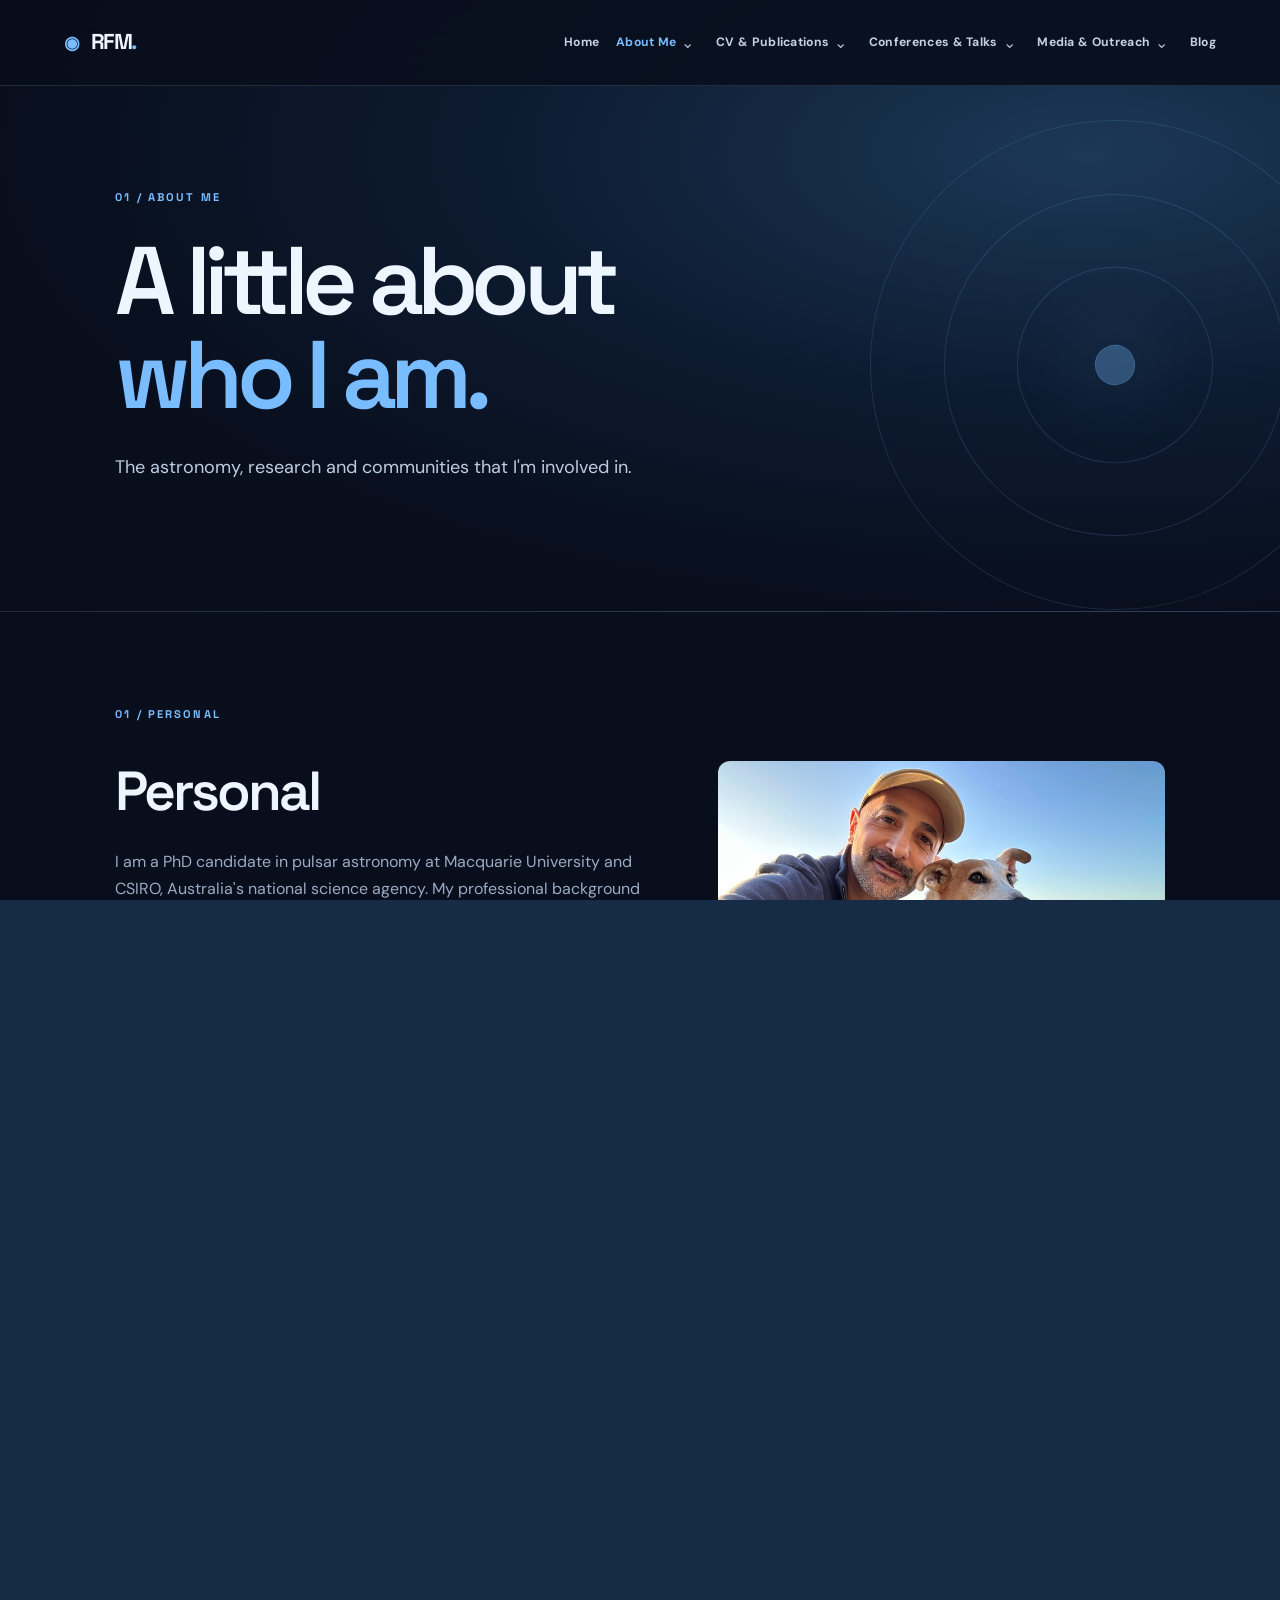
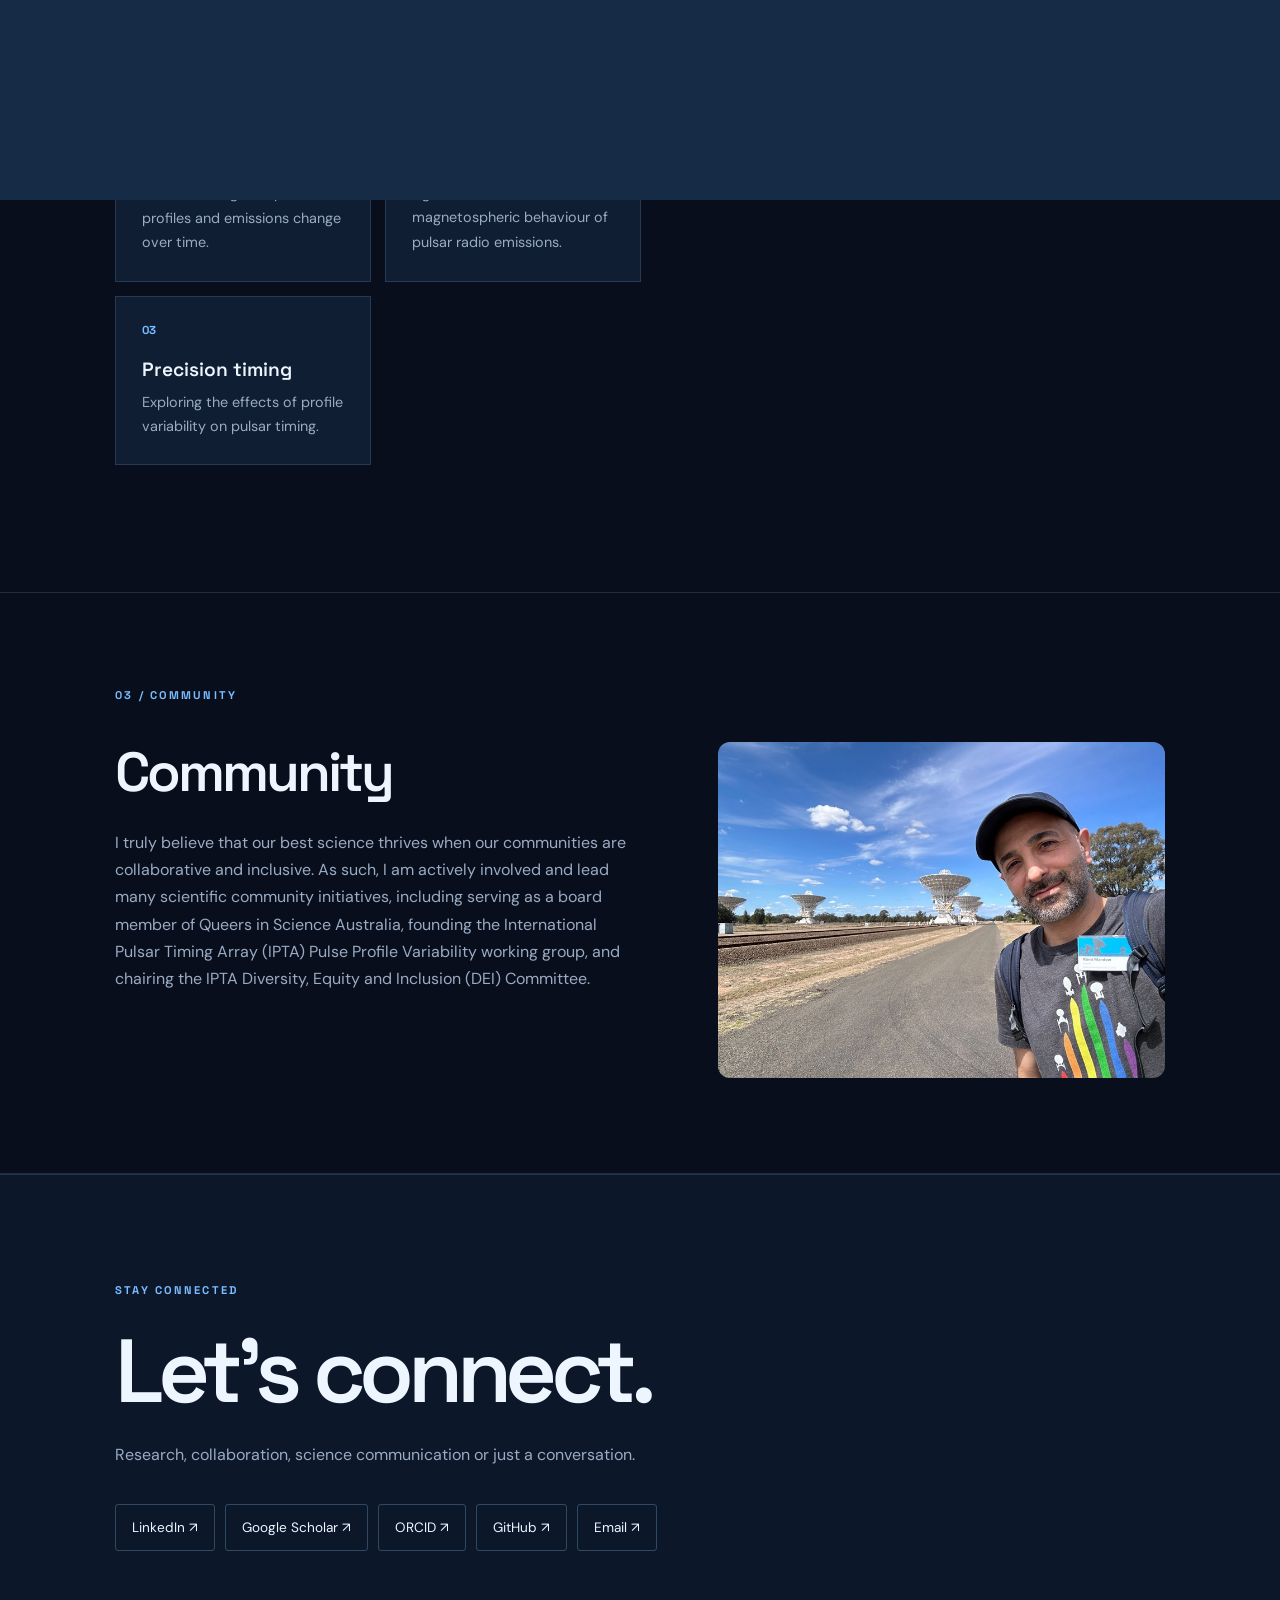
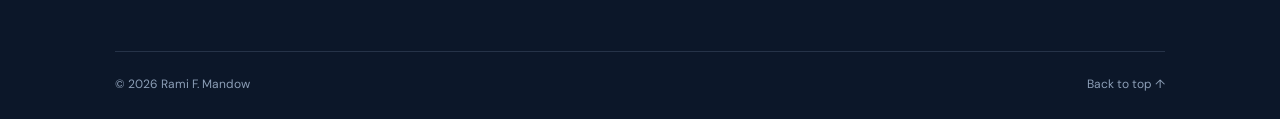
<file: about.html>
<!DOCTYPE html>
<html lang="en">

<head>
    <meta charset="utf-8" />
    <meta name="viewport" content="width=device-width, initial-scale=1" />
    <meta name="theme-color" content="#080e1c" />
    <meta name="description" content="Personal website of Rami F. Mandow, pulsar astronomer and science communicator." />

    <title>About Me | Rami F. Mandow</title>

    <link rel="icon" type="image/svg+xml" href="assets/favicon.svg" />
    <link rel="stylesheet" href="assets/css/style.css" />

    <script defer src="assets/js/site.js"></script>
    <script defer src="assets/js/content-config.js"></script>
    <script defer src="assets/js/content.js"></script>
</head>

<body id="top">

    <div class="page-transition" aria-hidden="true"></div>

    <div class="site-shell">

        <!-- HEADER / NAVIGATION -->
        <header class="site-header">

            <a class="wordmark" href="index.html" aria-label="Rami F. Mandow, home">
                <span class="mark">◉</span>
                RFM<span class="wordmark-dot">.</span>
            </a>

            <button class="menu-toggle" aria-expanded="false" aria-label="Toggle navigation">
                <span></span>
                <span></span>
                <span></span>
            </button>

            <nav class="site-nav" aria-label="Main navigation">
                <ul>

                    <li class="nav-item">
                        <a class="nav-link" href="index.html">Home</a>
                    </li>

                    <li class="nav-item active">
                        <a class="nav-link" href="about.html">About Me</a>
                        <button class="dropdown-toggle" aria-expanded="false" aria-label="Open About Me submenu">⌄</button>
                        <ul class="submenu">
                            <li><a href="about.html#personal">Personal</a></li>
                            <li><a href="about.html#research-focus">Research Focus</a></li>
                            <li><a href="about.html#community">Community</a></li>
                        </ul>
                    </li>

                    <li class="nav-item">
                        <a class="nav-link" href="cv-publications.html">CV &amp; Publications</a>
                        <button class="dropdown-toggle" aria-expanded="false" aria-label="Open CV &amp; Publications submenu">⌄</button>
                        <ul class="submenu">
                            <li><a href="cv-publications.html#cv">CV</a></li>
                            <li><a href="cv-publications.html#publications">Publications</a></li>
                        </ul>
                    </li>

                    <li class="nav-item">
                        <a class="nav-link" href="conferences-talks.html">Conferences &amp; Talks</a>
                        <button class="dropdown-toggle" aria-expanded="false" aria-label="Open Conferences &amp; Talks submenu">⌄</button>
                        <ul class="submenu">
                            <li><a href="conferences-talks.html#conferences">Conferences</a></li>
                            <li><a href="conferences-talks.html#talks">Talks</a></li>
                        </ul>
                    </li>

                    <li class="nav-item">
                        <a class="nav-link" href="media-outreach.html">Media &amp; Outreach</a>
                        <button class="dropdown-toggle" aria-expanded="false" aria-label="Open Media &amp; Outreach submenu">⌄</button>
                        <ul class="submenu">
                            <li><a href="media-outreach.html#media">Media</a></li>
                            <li><a href="media-outreach.html#outreach">Outreach</a></li>
                        </ul>
                    </li>

                    <!-- hidden until further notice
                    <li class="nav-item">
                        <a class="nav-link" href="resources.html">Resources</a>
                        <button class="dropdown-toggle" aria-expanded="false" aria-label="Open Resources submenu">⌄</button>
                        <ul class="submenu">
                            <li><a href="resources.html#learning-resources">Learning Resources</a></li>
                            <li><a href="resources.html#scripts-calculators">Scripts &amp; Calculators</a></li>
                        </ul>
                    </li>
                    -->
                    <li class="nav-item">
                        <a class="nav-link" href="blog.html">Blog</a>
                    </li>

                    <!-- hidden until further notice
                    <li class="nav-item">
                        <a class="nav-link" href="gallery.html">Gallery</a>
                    </li>
                    -->
                </ul>
            </nav>

        </header>

        <main id="main">

            <!-- ABOUT PAGE INTRODUCTION -->
            <section class="inner-hero reveal">

                <div class="eyebrow">01 / ABOUT ME</div>

                <h1>
                    A little about<br />
                    <em>who I am.</em>
                </h1>

                <p class="lead">
                    The astronomy, research and communities that I'm involved in.
                </p>

                <div class="hero-orbit" aria-hidden="true">
                    <span></span>
                    <span></span>
                    <span></span>
                </div>

            </section>

            <!-- PERSONAL -->
            <section class="content-section reveal" id="personal">

                <div class="section-index">01 / PERSONAL</div>

                <div class="section-layout">

                    <div>
                        <h2>Personal</h2>

                        <p>
                            I am a PhD candidate in pulsar astronomy at Macquarie University and CSIRO, Australia's national science agency. My professional background extends beyond academia, spanning finance, government, the not-for-profit sector, self-employment, and digital media, across a range of roles, including leadership positions. I am also the founder of SpaceAustralia.com, an independent astronomy and space science media platform.

                            Outside of research, my passions include astronomy, astrophotography, science communication, mountain hiking, and spending time with my dog, Max.
                        </p>

                    </div>

                    <div class="about-photo reveal" data-media-shape="landscape">
                        <img
                            src="assets/media/about-personal.jpg"
                            alt="A man wearing a cap and taking a selfie with a small white dog in his lap."
                            loading="lazy"
                        />
                    </div>

                </div>

            </section>

            <!-- RESEARCH FOCUS -->
            <section class="content-section reveal" id="research-focus">

                <div class="section-index">02 / RESEARCH FOCUS</div>

                <div class="section-layout">

                    <div>

                        <h2>Research Focus</h2>

                        <p>
                            My research focuses on understanding variations in stable pulse profiles, pulsar emission processes and the neutron star magnetospheric environments that produce them, the propagation and polarisation of radio waves, and implications of pulse profile variability on precision timing experiments. My broader research interests extend into time-domain astrophysics, including long-period transients, fast radio bursts (FRBs) and gravitational waves.
                        </p>

                        <div class="card-grid">

                            <article class="info-card reveal">
                                <div class="card-number">01</div>
                                <h3>Pulse-profile variability</h3>
                                <p>Understanding how pulsar profiles and emissions change over time.</p>
                            </article>

                            <article class="info-card reveal">
                                <div class="card-number">02</div>
                                <h3>Polarimetry</h3>
                                <p>Investigating the polarised signatures and magnetospheric behaviour of pulsar radio emissions.</p>
                            </article>

                            <article class="info-card reveal">
                                <div class="card-number">03</div>
                                <h3>Precision timing</h3>
                                <p>Exploring the effects of profile variability on pulsar timing.</p>
                            </article>

                        </div>

                    </div>

                    <div class="about-photo reveal" data-media-shape="landscape">
                        <img
                            src="assets/media/about-research.jpg"
                            alt="A man wearing a safety construction cap stands on a ledge, and in the background is a large radio telescope."
                            loading="lazy"
                        />
                    </div>

                </div>

            </section>

            <!-- COMMUNITY -->
            <section class="content-section reveal" id="community">

                <div class="section-index">03 / COMMUNITY</div>

                <div class="section-layout">

                    <div>

                        <h2>Community</h2>

                        <p>
                            I truly believe that our best science thrives when our communities are collaborative and inclusive. As such, I am actively involved and lead many scientific community initiatives, including serving as a board member of Queers in Science Australia, founding the International Pulsar Timing Array (IPTA) Pulse Profile Variability working group, and chairing the IPTA Diversity, Equity and Inclusion (DEI) Committee.
                        </p>

                    </div>

                    <div class="about-photo reveal" data-media-shape="landscape">
                        <img
                            src="assets/media/about-community.jpg"
                            alt="A man wearing a hat and a pride shirt taking a selfie with a large radio telescope in the background."
                            loading="lazy"
                        />
                    </div>

                </div>

            </section>

        </main>

        <!-- FOOTER -->
        <footer class="site-footer">

            <div>

                <span class="footer-kicker">STAY CONNECTED</span>

                <h2>Let's connect.</h2>

                <p>
                    Research, collaboration, science communication or just a conversation.
                </p>

                <div class="social-links">
                    <a href="https://www.linkedin.com/in/ramimandow/" target="_blank" rel="noopener noreferrer">LinkedIn ↗</a>
                    <a href="https://scholar.google.com.au/citations?user=XycDTjoAAAAJ" target="_blank" rel="noopener noreferrer">Google Scholar ↗</a>
                    <a href="https://orcid.org/0000-0001-5131-522X" target="_blank" rel="noopener noreferrer">ORCID ↗</a>
                    <a href="https://github.com/cosmicrami" target="_blank" rel="noopener noreferrer">GitHub ↗</a>
                    <a href="mailto:rami.mandow@hdr.mq.edu.au">Email ↗</a>
                </div>

            </div>

            <div class="footer-bottom">
                <span>© <span id="year">2026</span> Rami F. Mandow</span>
                <a href="#top">Back to top ↑</a>
            </div>

        </footer>

    </div>

</body>
</html>
</file>
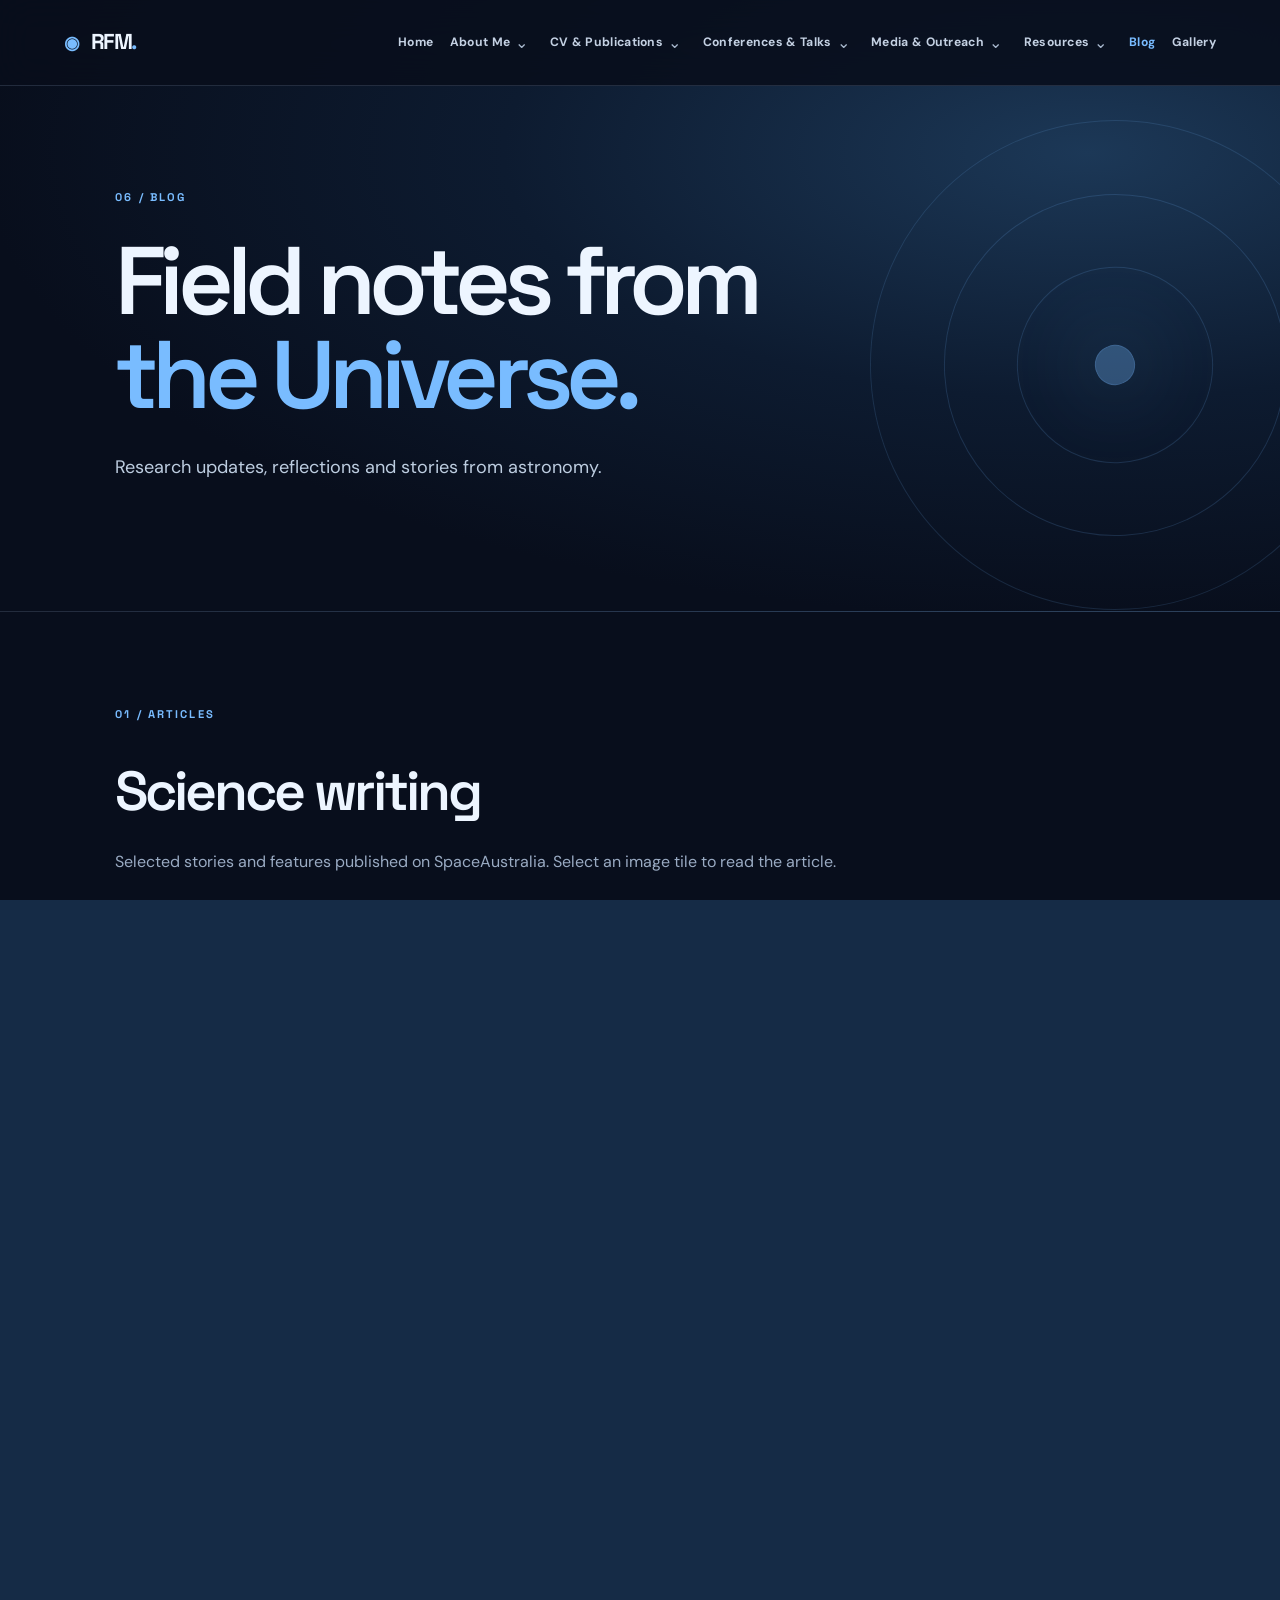
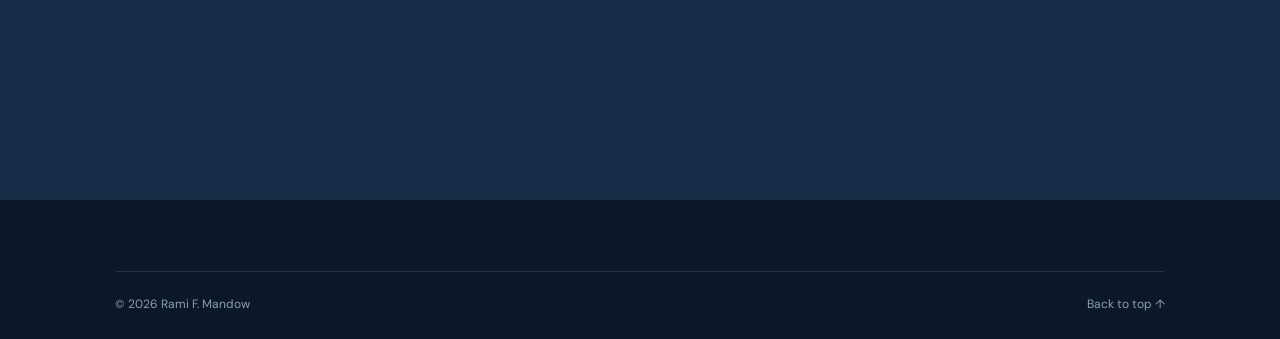
<file: blog.html>
<!DOCTYPE html>

<html lang="en"><head><meta charset="utf-8"/><meta content="width=device-width,initial-scale=1" name="viewport"/><meta content="#080e1c" name="theme-color"/><meta content="Personal website of Rami F. Mandow, pulsar astronomer and science communicator." name="description"/><title>Blog | Rami F. Mandow</title><link href="assets/favicon.svg" rel="icon" type="image/svg+xml"/><link href="assets/css/style.css" rel="stylesheet"/><script defer="" src="assets/js/site.js"></script><script defer="" src="assets/js/content-config.js"></script><script defer="" src="assets/js/content.js"></script></head><body id="top"><div aria-hidden="true" class="page-transition"></div><div class="site-shell"><header class="site-header"><a aria-label="Rami F. Mandow, home" class="wordmark" href="index.html"><span class="mark">◉</span> RFM<span class="wordmark-dot">.</span></a><button aria-expanded="false" aria-label="Toggle navigation" class="menu-toggle"><span></span><span></span><span></span></button><nav aria-label="Main navigation" class="site-nav"><ul><li class="nav-item"><a class="nav-link" href="index.html">Home</a></li><li class="nav-item"><a class="nav-link" href="about.html">About Me</a><button aria-expanded="false" aria-label="Open About Me submenu" class="dropdown-toggle">⌄</button><ul class="submenu"><li><a href="about.html#personal">Personal</a></li><li><a href="about.html#research-focus">Research Focus</a></li><li><a href="about.html#community">Community</a></li></ul></li><li class="nav-item"><a class="nav-link" href="cv-publications.html">CV &amp; Publications</a><button aria-expanded="false" aria-label="Open CV &amp; Publications submenu" class="dropdown-toggle">⌄</button><ul class="submenu"><li><a href="cv-publications.html#cv">CV</a></li><li><a href="cv-publications.html#publications">Publications</a></li></ul></li><li class="nav-item"><a class="nav-link" href="conferences-talks.html">Conferences &amp; Talks</a><button aria-expanded="false" aria-label="Open Conferences &amp; Talks submenu" class="dropdown-toggle">⌄</button><ul class="submenu"><li><a href="conferences-talks.html#conferences">Conferences</a></li><li><a href="conferences-talks.html#talks">Talks</a></li></ul></li><li class="nav-item"><a class="nav-link" href="media-outreach.html">Media &amp; Outreach</a><button aria-expanded="false" aria-label="Open Media &amp; Outreach submenu" class="dropdown-toggle">⌄</button><ul class="submenu"><li><a href="media-outreach.html#media">Media</a></li><li><a href="media-outreach.html#outreach">Outreach</a></li></ul></li><li class="nav-item"><a class="nav-link" href="resources.html">Resources</a><button aria-expanded="false" aria-label="Open Resources submenu" class="dropdown-toggle">⌄</button><ul class="submenu"><li><a href="resources.html#learning-resources">Learning Resources</a></li><li><a href="resources.html#scripts-calculators">Scripts &amp; Calculators</a></li></ul></li><li class="nav-item active"><a class="nav-link" href="blog.html">Blog</a></li><li class="nav-item"><a class="nav-link" href="gallery.html">Gallery</a></li></ul></nav></header><main id="main"><section class="inner-hero reveal"><div class="eyebrow">06 / BLOG</div><h1>Field notes from<br/><em>the Universe.</em></h1><p class="lead">Research updates, reflections and stories from astronomy.</p><div aria-hidden="true" class="hero-orbit"><span></span><span></span><span></span></div></section><section class="content-section reveal" data-module="blogArticles"><div class="section-index">01 / ARTICLES</div><h2>Science writing</h2><p>Selected stories and features published on SpaceAustralia. Select an image tile to read the article.</p><div class="content-tile-grid" data-collection="blogArticles"></div></section></main><footer class="site-footer"><div><span class="footer-kicker">STAY CONNECTED</span><h2>Let's connect.</h2><p>Research, collaboration, science communication or just a conversation about pulsars.</p><div class="social-links"><a href="https://www.linkedin.com/in/ramimandow/" rel="noopener noreferrer" target="_blank">LinkedIn ↗</a><a href="https://scholar.google.com.au/citations?user=XycDTjoAAAAJ" rel="noopener noreferrer" target="_blank">Google Scholar ↗</a><a href="https://orcid.org/0000-0001-5131-522X" rel="noopener noreferrer" target="_blank">ORCID ↗</a><a href="https://github.com/cosmicrami" rel="noopener noreferrer" target="_blank">GitHub ↗</a><a href="mailto:rami.mandow@hdr.mq.edu.au">Email ↗</a></div></div><div class="footer-bottom"><span>© <span id="year">2026</span> Rami F. Mandow</span><a href="#top">Back to top ↑</a></div></footer></div></body></html>
</file>
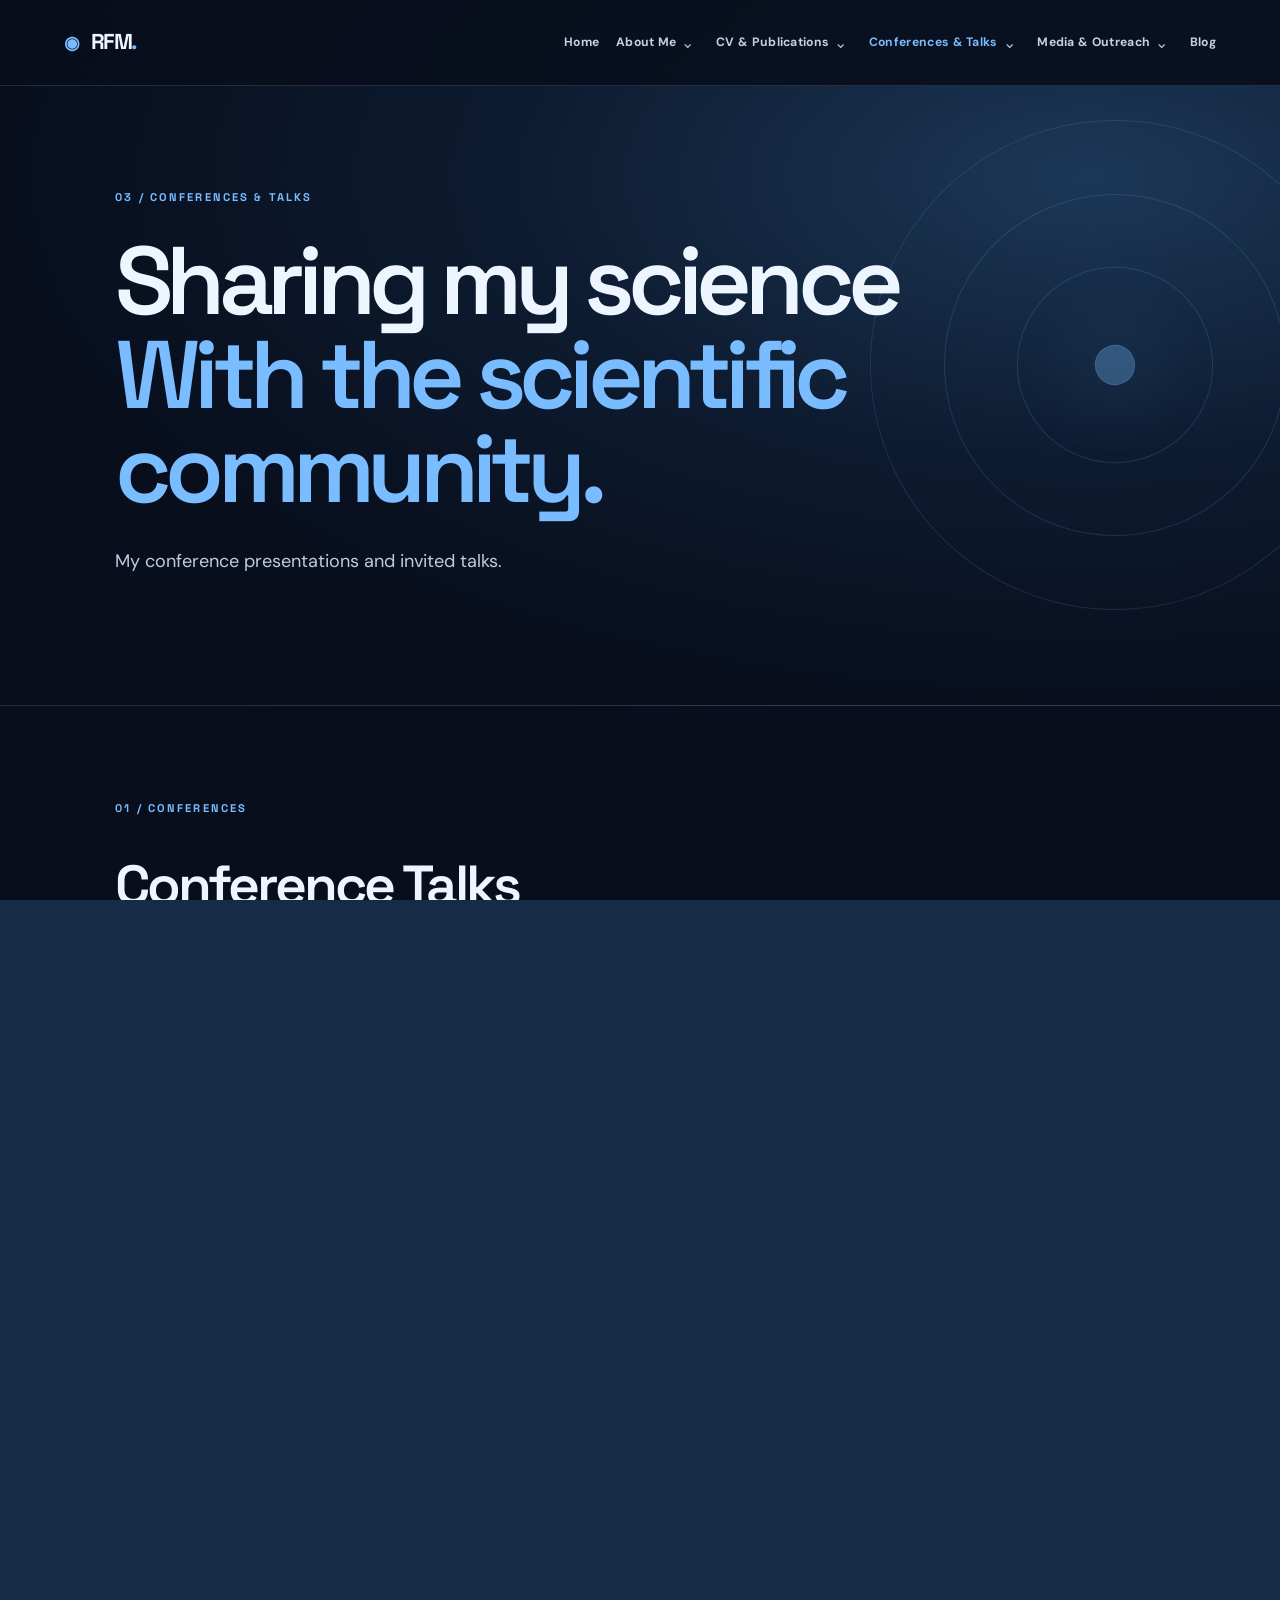
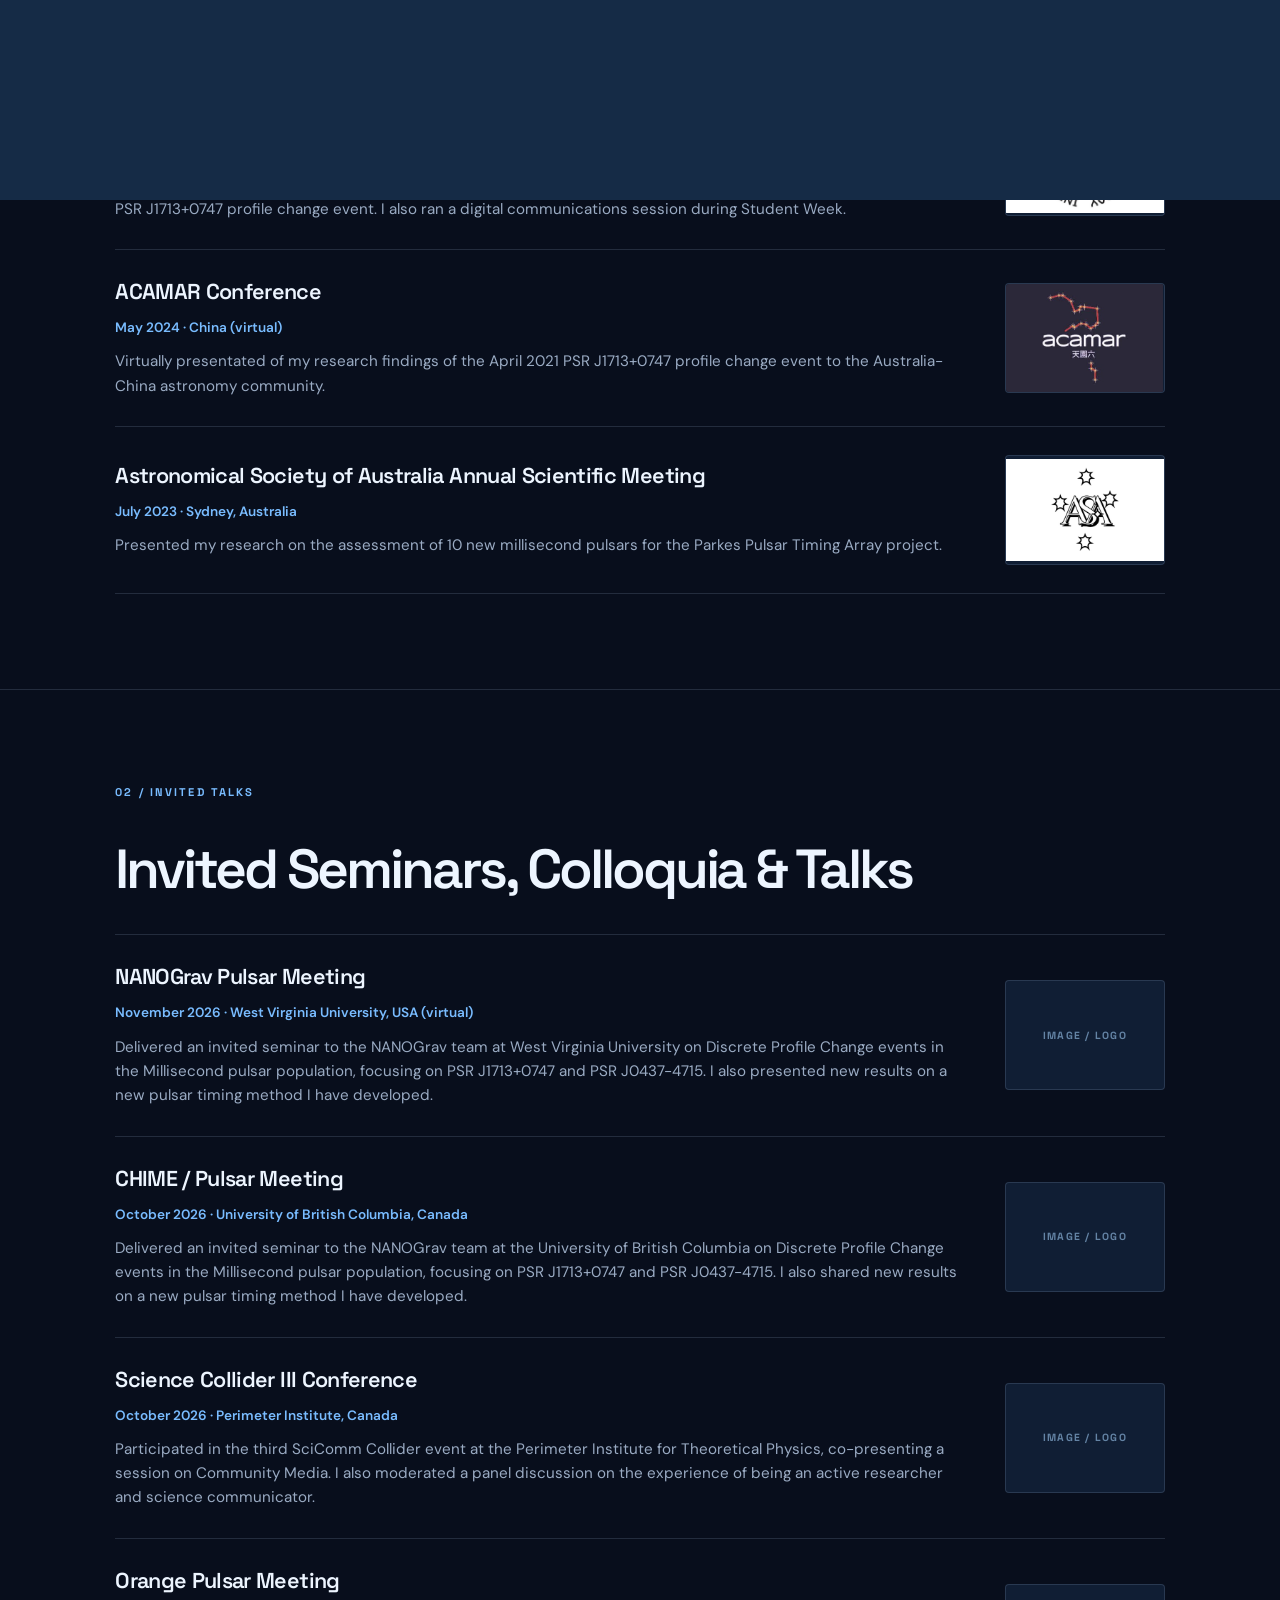
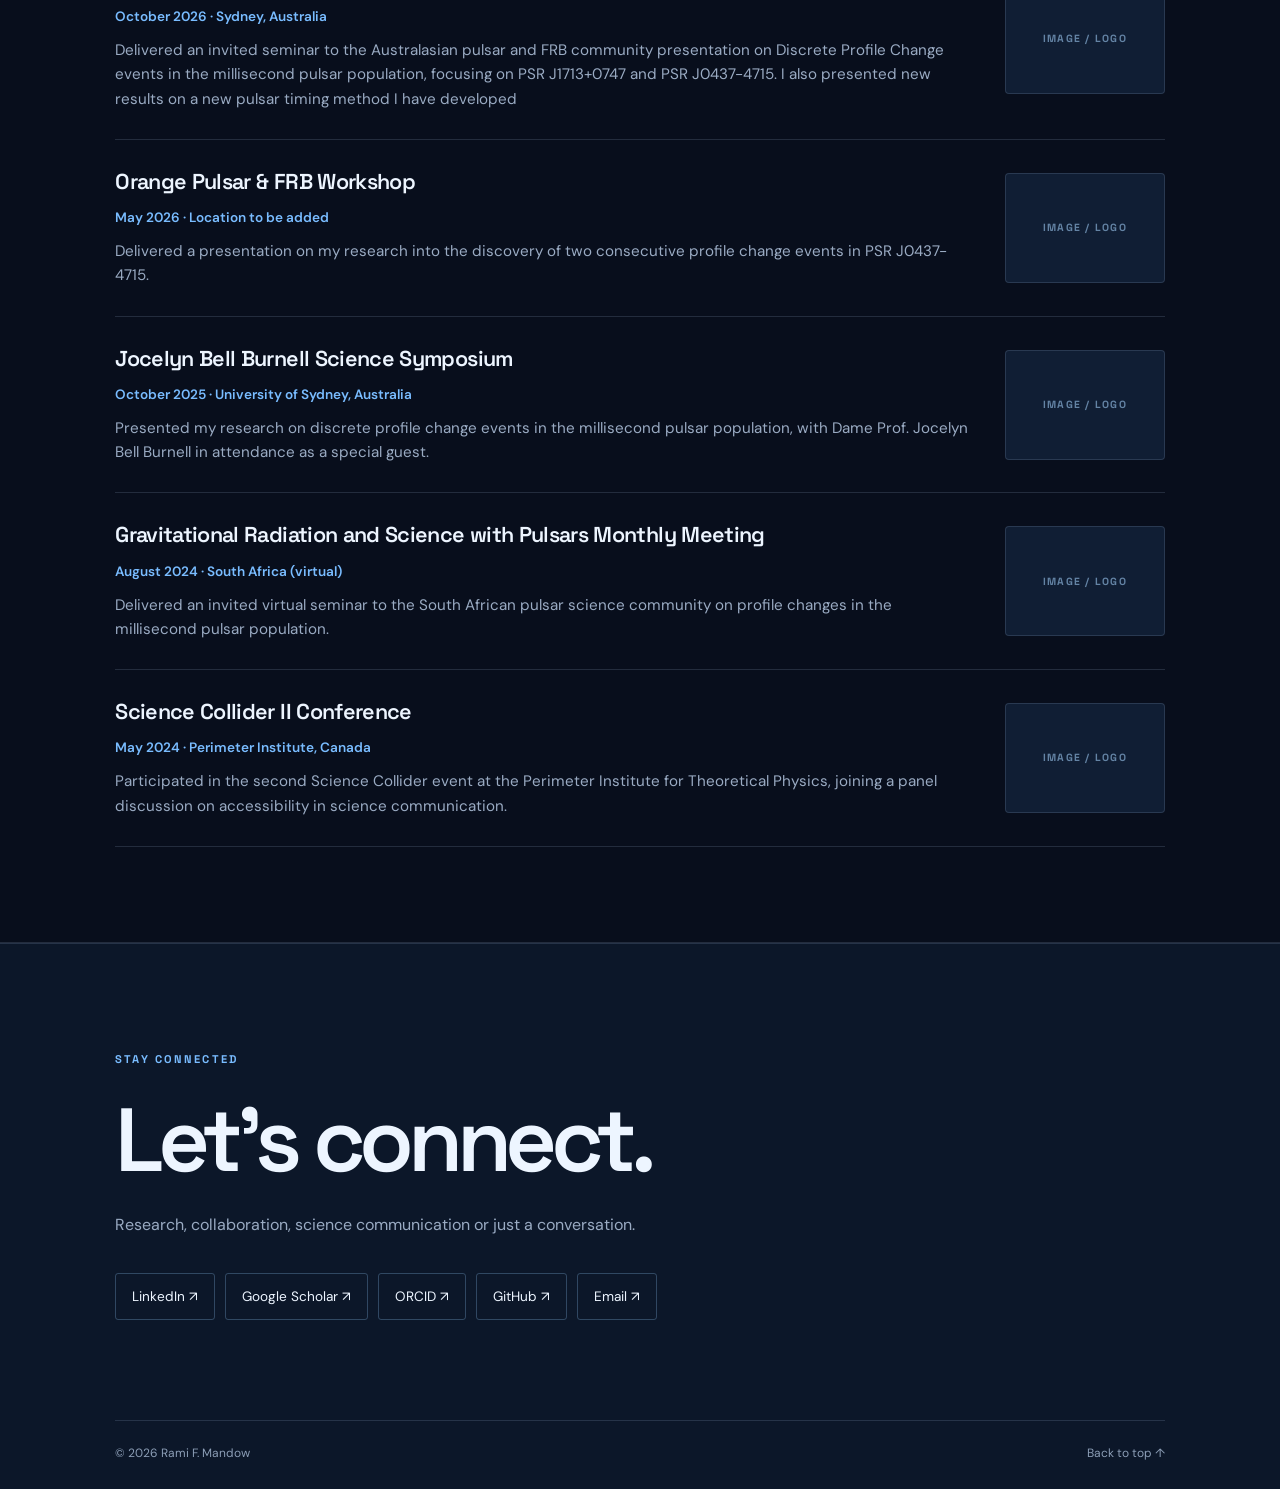
<file: conferences-talks.html>
<!DOCTYPE html>
<html lang="en">

<head>
    <meta charset="utf-8" />
    <meta name="viewport" content="width=device-width, initial-scale=1" />
    <meta name="theme-color" content="#080e1c" />
    <meta name="description" content="Conferences, seminars and research presentations by Rami F. Mandow." />

    <title>Conferences &amp; Talks | Rami F. Mandow</title>

    <link rel="icon" type="image/svg+xml" href="assets/favicon.svg" />
    <link rel="stylesheet" href="assets/css/style.css" />

    <script defer src="assets/js/site.js"></script>
    <script defer src="assets/js/content-config.js"></script>
    <script defer src="assets/js/content.js"></script>
</head>

<body id="top">

    <div class="page-transition" aria-hidden="true"></div>

    <div class="site-shell">

        <!-- HEADER -->
        <header class="site-header">

            <a class="wordmark" href="index.html" aria-label="Rami F. Mandow, home">
                <span class="mark">◉</span> RFM<span class="wordmark-dot">.</span>
            </a>

            <button class="menu-toggle" aria-label="Toggle navigation" aria-expanded="false">
                <span></span>
                <span></span>
                <span></span>
            </button>

            <!-- NAVIGATION -->
            <nav class="site-nav" aria-label="Main navigation">

                <ul>

                    <li class="nav-item">
                        <a class="nav-link" href="index.html">Home</a>
                    </li>

                    <li class="nav-item">
                        <a class="nav-link" href="about.html">About Me</a>

                        <button class="dropdown-toggle"
                                aria-label="Open About Me submenu"
                                aria-expanded="false">⌄</button>

                        <ul class="submenu">
                            <li><a href="about.html#personal">Personal</a></li>
                            <li><a href="about.html#research-focus">Research Focus</a></li>
                            <li><a href="about.html#community">Community</a></li>
                        </ul>
                    </li>

                    <li class="nav-item">
                        <a class="nav-link" href="cv-publications.html">CV &amp; Publications</a>

                        <button class="dropdown-toggle"
                                aria-label="Open CV &amp; Publications submenu"
                                aria-expanded="false">⌄</button>

                        <ul class="submenu">
                            <li><a href="cv-publications.html#cv">CV</a></li>
                            <li><a href="cv-publications.html#publications">Publications</a></li>
                        </ul>
                    </li>

                    <li class="nav-item active">
                        <a class="nav-link" href="conferences-talks.html">Conferences &amp; Talks</a>

                        <button class="dropdown-toggle"
                                aria-label="Open Conferences &amp; Talks submenu"
                                aria-expanded="false">⌄</button>

                        <ul class="submenu">
                            <li><a href="conferences-talks.html#conferences">Conferences</a></li>
                            <li><a href="conferences-talks.html#talks">Talks</a></li>
                        </ul>
                    </li>

                    <li class="nav-item">
                        <a class="nav-link" href="media-outreach.html">Media &amp; Outreach</a>

                        <button class="dropdown-toggle"
                                aria-label="Open Media &amp; Outreach submenu"
                                aria-expanded="false">⌄</button>

                        <ul class="submenu">
                            <li><a href="media-outreach.html#media">Media</a></li>
                            <li><a href="media-outreach.html#outreach">Outreach</a></li>
                        </ul>
                    </li>

                    <!-- hidden until further notice
                    <li class="nav-item">
                        <a class="nav-link" href="resources.html">Resources</a>

                        <button class="dropdown-toggle"
                                aria-label="Open Resources submenu"
                                aria-expanded="false">⌄</button>

                        <ul class="submenu">
                            <li><a href="resources.html#learning-resources">Learning Resources</a></li>
                            <li><a href="resources.html#scripts-calculators">Scripts &amp; Calculators</a></li>
                        </ul>
                    </li>
                    -->
                    
                    <li class="nav-item">
                        <a class="nav-link" href="blog.html">Blog</a>
                    </li>

                    <!-- hidden until further notice
                    <li class="nav-item">
                        <a class="nav-link" href="gallery.html">Gallery</a>
                    </li>
                    -->
                    
                </ul>

            </nav>

        </header>


        <!-- MAIN CONTENT -->
        <main id="main">

            <!-- PAGE INTRODUCTION -->
            <section class="inner-hero reveal">

                <div class="eyebrow">
                    03 / CONFERENCES &amp; TALKS
                </div>

                <h1>
                    Sharing my science<br />
                    <em>With the scientific community.</em>
                </h1>

                <p class="lead">
                    My conference presentations and invited talks.
                </p>

                <div class="hero-orbit" aria-hidden="true">
                    <span></span>
                    <span></span>
                    <span></span>
                </div>

            </section>


            <!-- ======================================== -->
            <!-- SECTION 01: CONFERENCE TALKS             -->
            <!-- ======================================== -->

            <section class="content-section reveal" id="conferences">

                <div class="section-index">
                    01 / CONFERENCES
                </div>

                <h2>Conference Talks</h2>

                <div class="event-list">

                    <!-- CONFERENCE 01 -->
                    <article class="event-row">

                        <div class="event-details">
                            <h3>Astronomical Society of Australia Annual Scientific Meeting</h3>
                            <p class="event-meta">July 2026 · Canberra, Australia</p>
                            <p class="event-description">Presented my research to the Australian astronomy community on the discovery of two discrete profile change events in PSR J0437-4715 and the implications of these events for pulsar timing array experiments.</p>
                        </div>

                        <div class="event-image">
                            <img src="assets/media/Astronomical-Society-of-Australia-logo.jpg"
                                 alt="Astronomical Society of Australia logo">
                        </div>
                        
                    </article>


                    <!-- CONFERENCE 02 -->
                    <article class="event-row">

                        <div class="event-details">
                            <h3>International Pulsar Timing Array Conference</h3>
                            <p class="event-meta">June 2026 · South Africa</p>
                            <p class="event-description">Presented my research to the International Pulsar Timing Array (IPTA) community on two significant consecutive profile change events on PSR J0437-4715. Additionally, participated in a panel discussion on the IPTA mentorship program.</p>
                        </div>

                        <div class="event-image">
                            <img src="assets/media/IPTA logo.jpg"
                                 alt="International Pulsar Timing Array project logo">
                        </div>

                    </article>


                    <!-- CONFERENCE 03 -->
                    <article class="event-row">

                        <div class="event-details">
                            <h3>Pulsar 2025 Conference</h3>
                            <p class="event-meta">September 2025 · Sardinia, Italy</p>
                            <p class="event-description">Delivered a three-minute presentation on research findings into discrete profile change events on millisecond pulsars.</p>
                        </div>

                        <div class="event-image">
                            <img src="assets/media/Generic Pulsar.jpg"
                                 alt="artistic diagram of a pulsar with its magnetic field lines">
                        </div>

                    </article>


                    <!-- CONFERENCE 04 -->
                    <article class="event-row">

                        <div class="event-details">
                            <h3>International Pulsar Timing Array Conference</h3>
                            <p class="event-meta">June 2025 · Caltech, USA</p>
                            <p class="event-description">Presented my research findings on the significant profile change event on PSR J1713+0747 to the IPTA. I also ran the IPTA Media session during Science Week.</p>
                        </div>

                        <div class="event-image">
                            <img src="assets/media/IPTA logo.jpg"
                                 alt="International Pulsar Timing Array project logo">
                        </div>

                    </article>


                    <!-- CONFERENCE 05 -->
                    <article class="event-row">

                        <div class="event-details">
                            <h3>International Pulsar Timing Array Conference</h3>
                            <p class="event-meta">June 2024 · Italy</p>
                            <p class="event-description">Presented my research on pulse profile variability across the millisecond pulsar population, focusing on the April 2021 PSR J1713+0747 profile change event. I also ran a digital communications session during Student Week.</p>
                        </div>

                        <div class="event-image">
                            <img src="assets/media/IPTA logo.jpg"
                                 alt="International Pulsar Timing Array project logo">
                        </div>

                    </article>


                    <!-- CONFERENCE 06 -->
                    <article class="event-row">

                        <div class="event-details">
                            <h3>ACAMAR Conference</h3>
                            <p class="event-meta">May 2024 · China (virtual)</p>
                            <p class="event-description">Virtually presentated of my research findings of the April 2021 PSR J1713+0747 profile change event to the Australia-China astronomy community.</p>
                        </div>

                        <div class="event-image">
                            <img src="assets/media/ACAMAR logo.jpg"
                                 alt="ACAMAR conference logo">
                        </div>

                    </article>


                    <!-- CONFERENCE 07 -->
                    <article class="event-row">

                        <div class="event-details">
                            <h3>Astronomical Society of Australia Annual Scientific Meeting</h3>
                            <p class="event-meta">July 2023 · Sydney, Australia</p>
                            <p class="event-description">Presented my research on the assessment of 10 new millisecond pulsars for the Parkes Pulsar Timing Array project.</p>
                        </div>

                        <div class="event-image">
                            <img src="assets/media/Astronomical-Society-of-Australia-logo.jpg"
                                 alt="Astronomical Society of Australia logo">
                        </div>

                    </article>

                </div>

            </section>


            <!-- ======================================== -->
            <!-- SECTION 02: INVITED TALKS                -->
            <!-- ======================================== -->

            <section class="content-section reveal" id="talks">

                <div class="section-index">
                    02 / INVITED TALKS
                </div>

                <h2>Invited Seminars, Colloquia &amp; Talks</h2>

                <div class="event-list">

                    <!-- INVITED TALK 01 -->
                    <article class="event-row">

                        <div class="event-details">
                            <h3>NANOGrav Pulsar Meeting</h3>
                            <p class="event-meta">November 2026 · West Virginia University, USA (virtual)</p>
                            <p class="event-description">Delivered an invited seminar to the NANOGrav team at West Virginia University on Discrete Profile Change events in the Millisecond pulsar population, focusing on PSR J1713+0747 and PSR J0437-4715. I also presented new results on a new pulsar timing method I have developed.</p>
                        </div>

                        <div class="event-image">
                            <span>IMAGE / LOGO</span>
                        </div>

                    </article>


                    <!-- INVITED TALK 02 -->
                    <article class="event-row">

                        <div class="event-details">
                            <h3>CHIME / Pulsar Meeting</h3>
                            <p class="event-meta">October 2026 · University of British Columbia, Canada</p>
                            <p class="event-description">Delivered an invited seminar to the NANOGrav team at the University of British Columbia on Discrete Profile Change events in the Millisecond pulsar population, focusing on PSR J1713+0747 and PSR J0437-4715. I also shared new results on a new pulsar timing method I have developed.</p>
                        </div>

                        <div class="event-image">
                            <span>IMAGE / LOGO</span>
                        </div>

                    </article>


                    <!-- INVITED TALK 03 -->
                    <article class="event-row">

                        <div class="event-details">
                            <h3>Science Collider III Conference</h3>
                            <p class="event-meta">October 2026 · Perimeter Institute, Canada</p>
                            <p class="event-description"> Participated in the third SciComm Collider event at the Perimeter Institute for Theoretical Physics, co-presenting a session on Community Media. I also moderated a panel discussion on the experience of being an active researcher and science communicator.</p>
                        </div>

                        <div class="event-image">
                            <span>IMAGE / LOGO</span>
                        </div>

                    </article>


                    <!-- INVITED TALK 04 -->
                    <article class="event-row">

                        <div class="event-details">
                            <h3>Orange Pulsar Meeting</h3>
                            <p class="event-meta">October 2026 · Sydney, Australia</p>
                            <p class="event-description">Delivered an invited seminar to the Australasian pulsar and FRB community presentation on Discrete Profile Change events in the millisecond pulsar population, focusing on PSR J1713+0747 and PSR J0437-4715. I also presented new results on a new pulsar timing method I have developed</p>
                        </div>

                        <div class="event-image">
                            <span>IMAGE / LOGO</span>
                        </div>

                    </article>


                    <!-- INVITED TALK 05 -->
                    <article class="event-row">

                        <div class="event-details">
                            <h3>Orange Pulsar &amp; FRB Workshop</h3>
                            <p class="event-meta">May 2026 · Location to be added</p>
                            <p class="event-description">Delivered a presentation on my research into the discovery of two consecutive profile change events in PSR J0437-4715.</p>
                        </div>

                        <div class="event-image">
                            <span>IMAGE / LOGO</span>
                        </div>

                    </article>


                    <!-- INVITED TALK 06 -->
                    <article class="event-row">

                        <div class="event-details">
                            <h3>Jocelyn Bell Burnell Science Symposium</h3>
                            <p class="event-meta">October 2025 · University of Sydney, Australia</p>
                            <p class="event-description">Presented my research on discrete profile change events in the millisecond pulsar population, with Dame Prof. Jocelyn Bell Burnell in attendance as a special guest.</p>
                        </div>

                        <div class="event-image">
                            <span>IMAGE / LOGO</span>
                        </div>

                    </article>


                    <!-- INVITED TALK 07 -->
                    <article class="event-row">

                        <div class="event-details">
                            <h3>Gravitational Radiation and Science with Pulsars Monthly Meeting</h3>
                            <p class="event-meta">August 2024 · South Africa (virtual)</p>
                            <p class="event-description">Delivered an invited virtual seminar to the South African pulsar science community on profile changes in the millisecond pulsar population.</p>
                        </div>

                        <div class="event-image">
                            <span>IMAGE / LOGO</span>
                        </div>

                    </article>


                    <!-- INVITED TALK 08 -->
                    <article class="event-row">

                        <div class="event-details">
                            <h3>Science Collider II Conference</h3>
                            <p class="event-meta">May 2024 · Perimeter Institute, Canada</p>
                            <p class="event-description">Participated in the second Science Collider event at the Perimeter Institute for Theoretical Physics, joining a panel discussion on accessibility in science communication.</p>
                        </div>

                        <div class="event-image">
                            <span>IMAGE / LOGO</span>
                        </div>

                    </article>

                </div>

            </section>

        </main>


        <!-- FOOTER -->
        <footer class="site-footer">

            <div>

                <span class="footer-kicker">
                    STAY CONNECTED
                </span>

                <h2>Let's connect.</h2>

                <p>
                    Research, collaboration, science communication or just a conversation.
                </p>

                <div class="social-links">

                    <a href="https://www.linkedin.com/in/ramimandow/"
                       target="_blank"
                       rel="noopener noreferrer">
                        LinkedIn ↗
                    </a>

                    <a href="https://scholar.google.com.au/citations?user=XycDTjoAAAAJ"
                       target="_blank"
                       rel="noopener noreferrer">
                        Google Scholar ↗
                    </a>

                    <a href="https://orcid.org/0000-0001-5131-522X"
                       target="_blank"
                       rel="noopener noreferrer">
                        ORCID ↗
                    </a>

                    <a href="https://github.com/cosmicrami"
                       target="_blank"
                       rel="noopener noreferrer">
                        GitHub ↗
                    </a>

                    <a href="mailto:rami.mandow@hdr.mq.edu.au">
                        Email ↗
                    </a>

                </div>

            </div>

            <div class="footer-bottom">

                <span>
                    © <span id="year">2026</span> Rami F. Mandow
                </span>

                <a href="#top">
                    Back to top ↑
                </a>

            </div>

        </footer>

    </div>

</body>
</html>
</file>
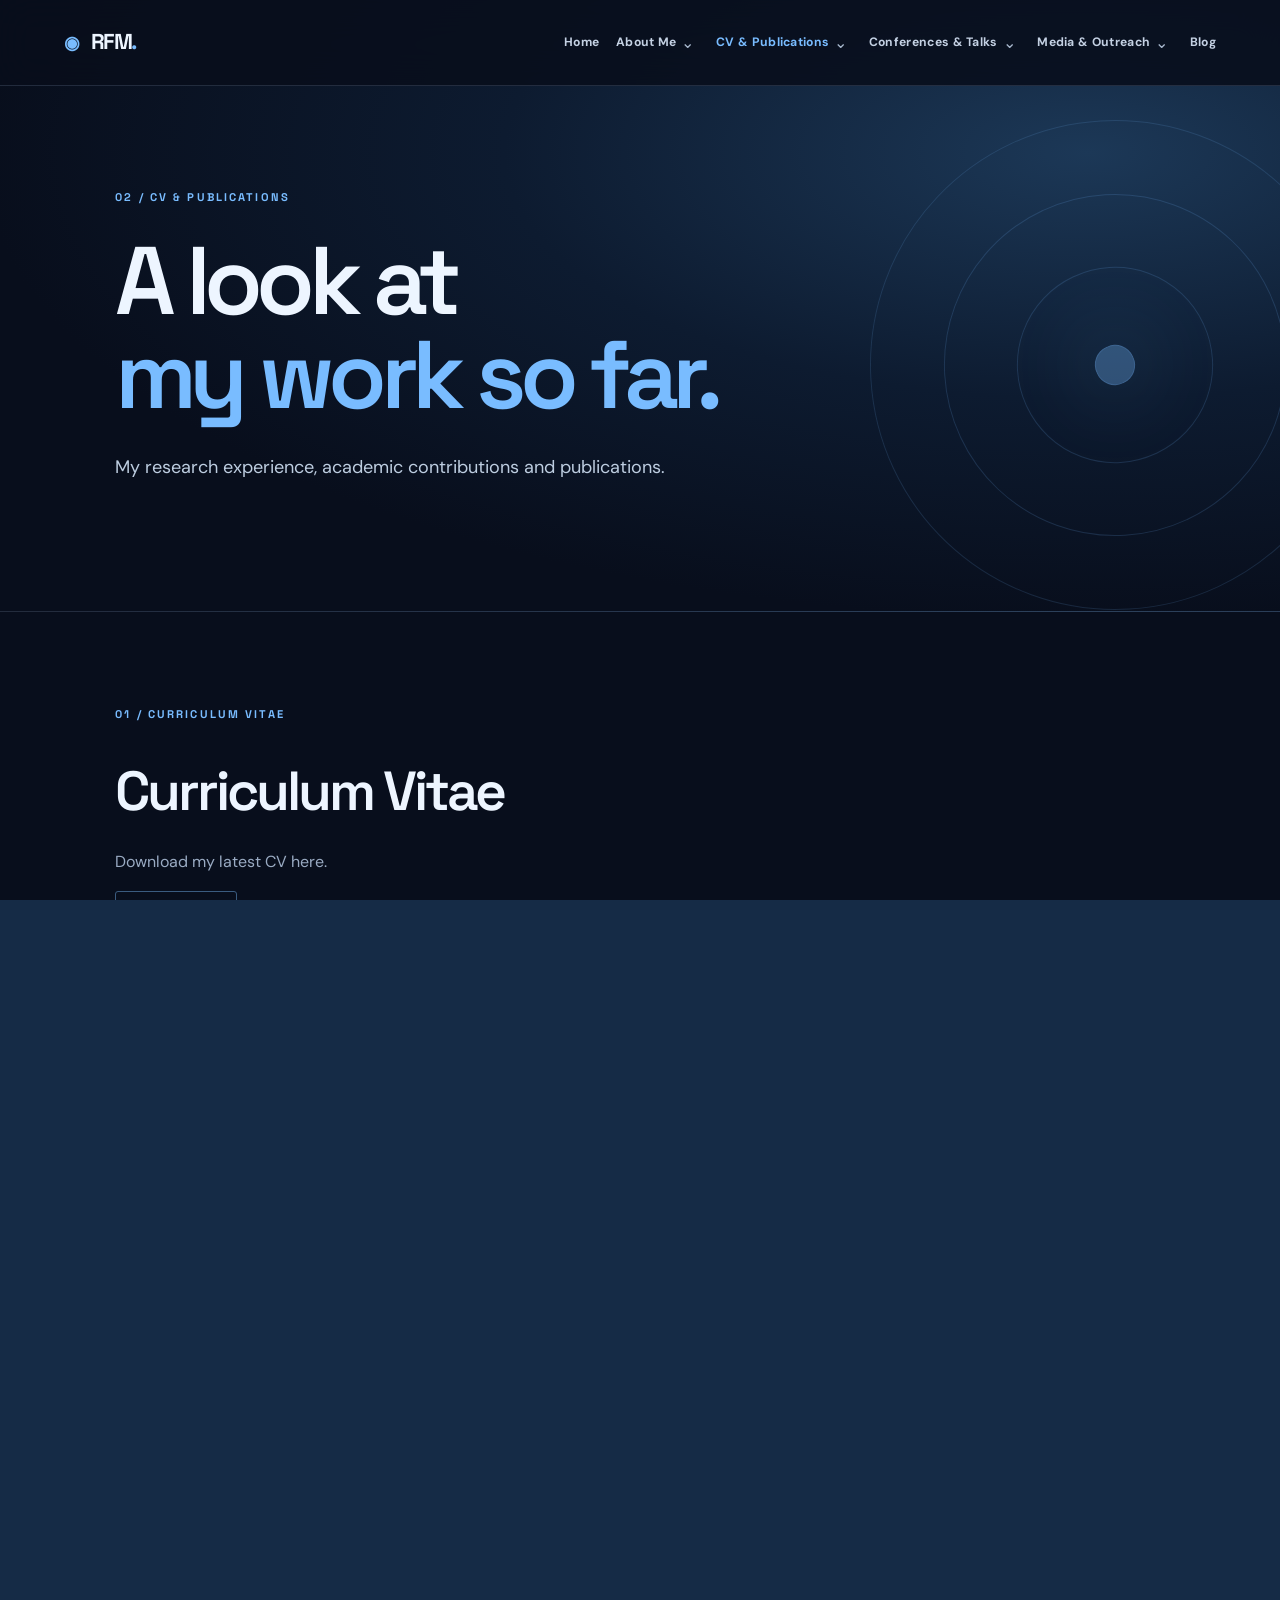
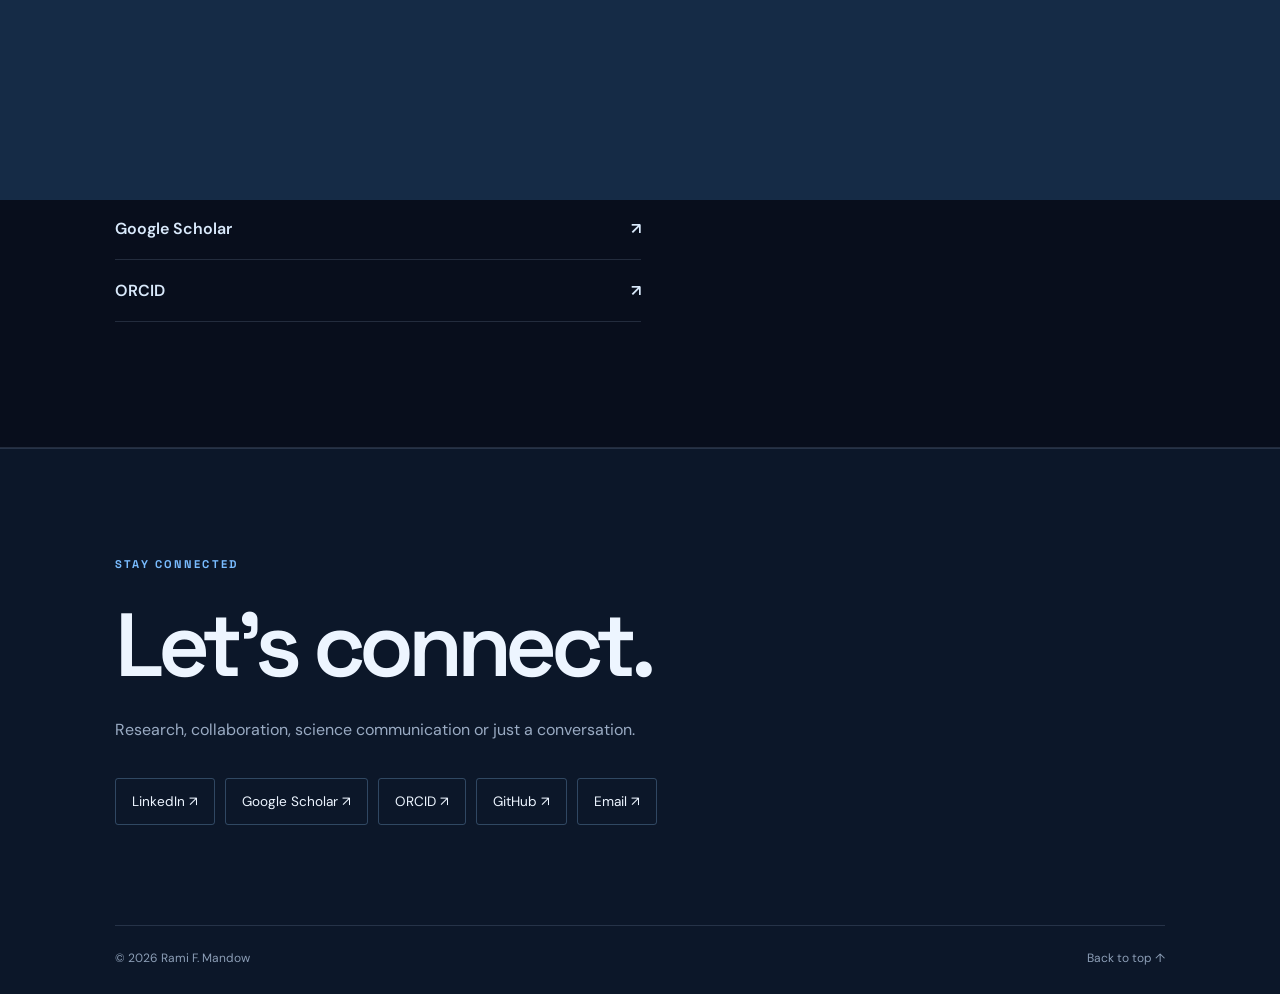
<file: cv-publications.html>
<!DOCTYPE html>
<html lang="en">

<head>
    <meta charset="utf-8" />
    <meta name="viewport" content="width=device-width, initial-scale=1" />
    <meta name="theme-color" content="#080e1c" />
    <meta name="description" content="Personal website of Rami F. Mandow, pulsar astronomer and science communicator." />

    <title>CV &amp; Publications | Rami F. Mandow</title>

    <link rel="icon" type="image/svg+xml" href="assets/favicon.svg" />
    <link rel="stylesheet" href="assets/css/style.css" />

    <script defer src="assets/js/site.js"></script>
    <script defer src="assets/js/content-config.js"></script>
    <script defer src="assets/js/content.js"></script>
</head>

<body id="top">

    <div class="page-transition" aria-hidden="true"></div>

    <div class="site-shell">

        <!-- HEADER -->
        <header class="site-header">

            <a class="wordmark" href="index.html" aria-label="Rami F. Mandow, home">
                <span class="mark">◉</span> RFM<span class="wordmark-dot">.</span>
            </a>

            <button class="menu-toggle" aria-label="Toggle navigation" aria-expanded="false">
                <span></span>
                <span></span>
                <span></span>
            </button>

            <!-- NAVIGATION -->
            <nav class="site-nav" aria-label="Main navigation">

                <ul>

                    <li class="nav-item">
                        <a class="nav-link" href="index.html">Home</a>
                    </li>

                    <li class="nav-item">
                        <a class="nav-link" href="about.html">About Me</a>

                        <button class="dropdown-toggle" aria-label="Open About Me submenu" aria-expanded="false">
                            ⌄
                        </button>

                        <ul class="submenu">
                            <li><a href="about.html#personal">Personal</a></li>
                            <li><a href="about.html#research-focus">Research Focus</a></li>
                            <li><a href="about.html#community">Community</a></li>
                        </ul>
                    </li>

                    <li class="nav-item active">
                        <a class="nav-link" href="cv-publications.html">CV &amp; Publications</a>

                        <button class="dropdown-toggle" aria-label="Open CV &amp; Publications submenu" aria-expanded="false">
                            ⌄
                        </button>

                        <ul class="submenu">
                            <li><a href="cv-publications.html#cv">CV</a></li>
                            <li><a href="cv-publications.html#publications">Publications</a></li>
                        </ul>
                    </li>

                    <li class="nav-item">
                        <a class="nav-link" href="conferences-talks.html">Conferences &amp; Talks</a>

                        <button class="dropdown-toggle" aria-label="Open Conferences &amp; Talks submenu" aria-expanded="false">
                            ⌄
                        </button>

                        <ul class="submenu">
                            <li><a href="conferences-talks.html#conferences">Conferences</a></li>
                            <li><a href="conferences-talks.html#talks">Talks</a></li>
                        </ul>
                    </li>

                    <li class="nav-item">
                        <a class="nav-link" href="media-outreach.html">Media &amp; Outreach</a>

                        <button class="dropdown-toggle" aria-label="Open Media &amp; Outreach submenu" aria-expanded="false">
                            ⌄
                        </button>

                        <ul class="submenu">
                            <li><a href="media-outreach.html#media">Media</a></li>
                            <li><a href="media-outreach.html#outreach">Outreach</a></li>
                        </ul>
                    </li>

                    <!-- hidden until further notice
                    <li class="nav-item">
                        <a class="nav-link" href="resources.html">Resources</a>

                        <button class="dropdown-toggle" aria-label="Open Resources submenu" aria-expanded="false">
                            ⌄
                        </button>

                        <ul class="submenu">
                            <li><a href="resources.html#learning-resources">Learning Resources</a></li>
                            <li><a href="resources.html#scripts-calculators">Scripts &amp; Calculators</a></li>
                        </ul>
                    </li>
                    -->
                    
                    <li class="nav-item">
                        <a class="nav-link" href="blog.html">Blog</a>
                    </li>

                    <!-- hidden until further notice
                    <li class="nav-item">
                        <a class="nav-link" href="gallery.html">Gallery</a>
                    </li>
                    -->
                    
                </ul>

            </nav>

        </header>


        <!-- MAIN CONTENT -->
        <main id="main">

            <!-- PAGE INTRODUCTION -->
            <section class="inner-hero reveal">

                <div class="eyebrow">
                    02 / CV &amp; PUBLICATIONS
                </div>

                <h1>
                    A look at<br />
                    <em>my work so far.</em>
                </h1>

                <p class="lead">
                    My research experience, academic contributions and publications.
                </p>

                <div class="hero-orbit" aria-hidden="true">
                    <span></span>
                    <span></span>
                    <span></span>
                </div>

            </section>


            <!-- CURRICULUM VITAE -->
            <section class="content-section reveal" id="cv">

                <div class="section-index">
                    01 / CURRICULUM VITAE
                </div>

                <div class="section-layout no-media">

                    <div>

                        <h2>Curriculum Vitae</h2>

                        <p>
                            Download my latest CV here.
                        </p>

                        <a class="btn btn-disabled" aria-disabled="true">
                            My CV (pdf)
                        </a>

                    </div>

                </div>

            </section>


            <!-- PUBLICATIONS -->
            <section class="content-section reveal" id="publications">

                <div class="section-index">
                    02 / PUBLICATIONS
                </div>

                <div class="section-layout">

                    <div>

                        <h2>Publications</h2>
                        
                        <!-- PUBLICATION SUMMARY -->
                        <div class="publication-stats">
                        
                            <div class="publication-stat">
                                <span class="stat-number">2</span>
                                <span class="stat-label">First-Author Papers</span>
                            </div>
                        
                            <div class="publication-stat">
                                <span class="stat-number">2</span>
                                <span class="stat-label">Main Contributor Papers</span>
                            </div>
                        
                            <div class="publication-stat">
                                <span class="stat-number">15</span>
                                <span class="stat-label">Other Papers</span>
                            </div>
                        
                        </div>
                        
                        <!-- FIRST-AUTHOR PUBLICATIONS -->
                        <h3>First-Author Publications</h3>                        
                        
                        <ul class="publication-list">
                        
                            <li>
                                <a href="https://www.cambridge.org/core/journals/publications-of-the-astronomical-society-of-australia/article/ultrawideband-polarimetry-of-the-april-2021-profile-change-event-in-psr-j17130747/40343C601804F31DFBB0D678C4FCCDB7"
                                   target="_blank"
                                   rel="noopener noreferrer">
                                    Ultra-wideband polarimetry of the April 2021 profile change event in PSR J1713+0747
                                </a>
                            </li>
                        
                            <li>
                                <a href="https://arxiv.org/abs/2609.15263"
                                   target="_blank"
                                   rel="noopener noreferrer">
                                    Discovery of Two Consecutive Profile Change Events in the Millisecond Pulsar PSR J0437-4715
                                </a>
                            </li>
                        
                        </ul>
                        
                        
                        <!-- OTHER PUBLICATIONS -->
                        <h4 class="publications-subheading">
                            Explore my other publications and co-authored research:
                        </h4>
                        
                        <div class="link-stack">
                        
                            <a href="https://scixplorer.org/search?ads_compat=1&amp;fq=%7B%21type%3Daqp+v%3D%24fq_database%7D&amp;fq_database=%28database%3A%22astronomy%22+OR+database%3A%22physics%22%29&amp;p=1&amp;q=author%3A%22mandow%2C+R%22&amp;sort=date+desc&amp;d=astrophysics"
                               target="_blank"
                               rel="noopener noreferrer">
                                SciX <span>↗</span>
                            </a>
                            
                            <a href="https://scholar.google.com.au/citations?user=XycDTjoAAAAJ"
                               target="_blank"
                               rel="noopener noreferrer">
                                Google Scholar <span>↗</span>
                            </a>
                        
                            <a href="https://orcid.org/0000-0001-5131-522X"
                               target="_blank"
                               rel="noopener noreferrer">
                                ORCID <span>↗</span>
                            </a>
                        
                        </div>
                    </div>

                </div>

            </section>

        </main>


        <!-- FOOTER -->
        <footer class="site-footer">

            <div>

                <span class="footer-kicker">
                    STAY CONNECTED
                </span>

                <h2>Let's connect.</h2>

                <p>
                    Research, collaboration, science communication or just a conversation.
                </p>

                <div class="social-links">

                    <a href="https://www.linkedin.com/in/ramimandow/"
                       target="_blank"
                       rel="noopener noreferrer">
                        LinkedIn ↗
                    </a>

                    <a href="https://scholar.google.com.au/citations?user=XycDTjoAAAAJ"
                       target="_blank"
                       rel="noopener noreferrer">
                        Google Scholar ↗
                    </a>

                    <a href="https://orcid.org/0000-0001-5131-522X"
                       target="_blank"
                       rel="noopener noreferrer">
                        ORCID ↗
                    </a>

                    <a href="https://github.com/cosmicrami"
                       target="_blank"
                       rel="noopener noreferrer">
                        GitHub ↗
                    </a>

                    <a href="mailto:rami.mandow@hdr.mq.edu.au">
                        Email ↗
                    </a>

                </div>

            </div>

            <div class="footer-bottom">

                <span>
                    © <span id="year">2026</span> Rami F. Mandow
                </span>

                <a href="#top">
                    Back to top ↑
                </a>

            </div>

        </footer>

    </div>

</body>
</html>
</file>
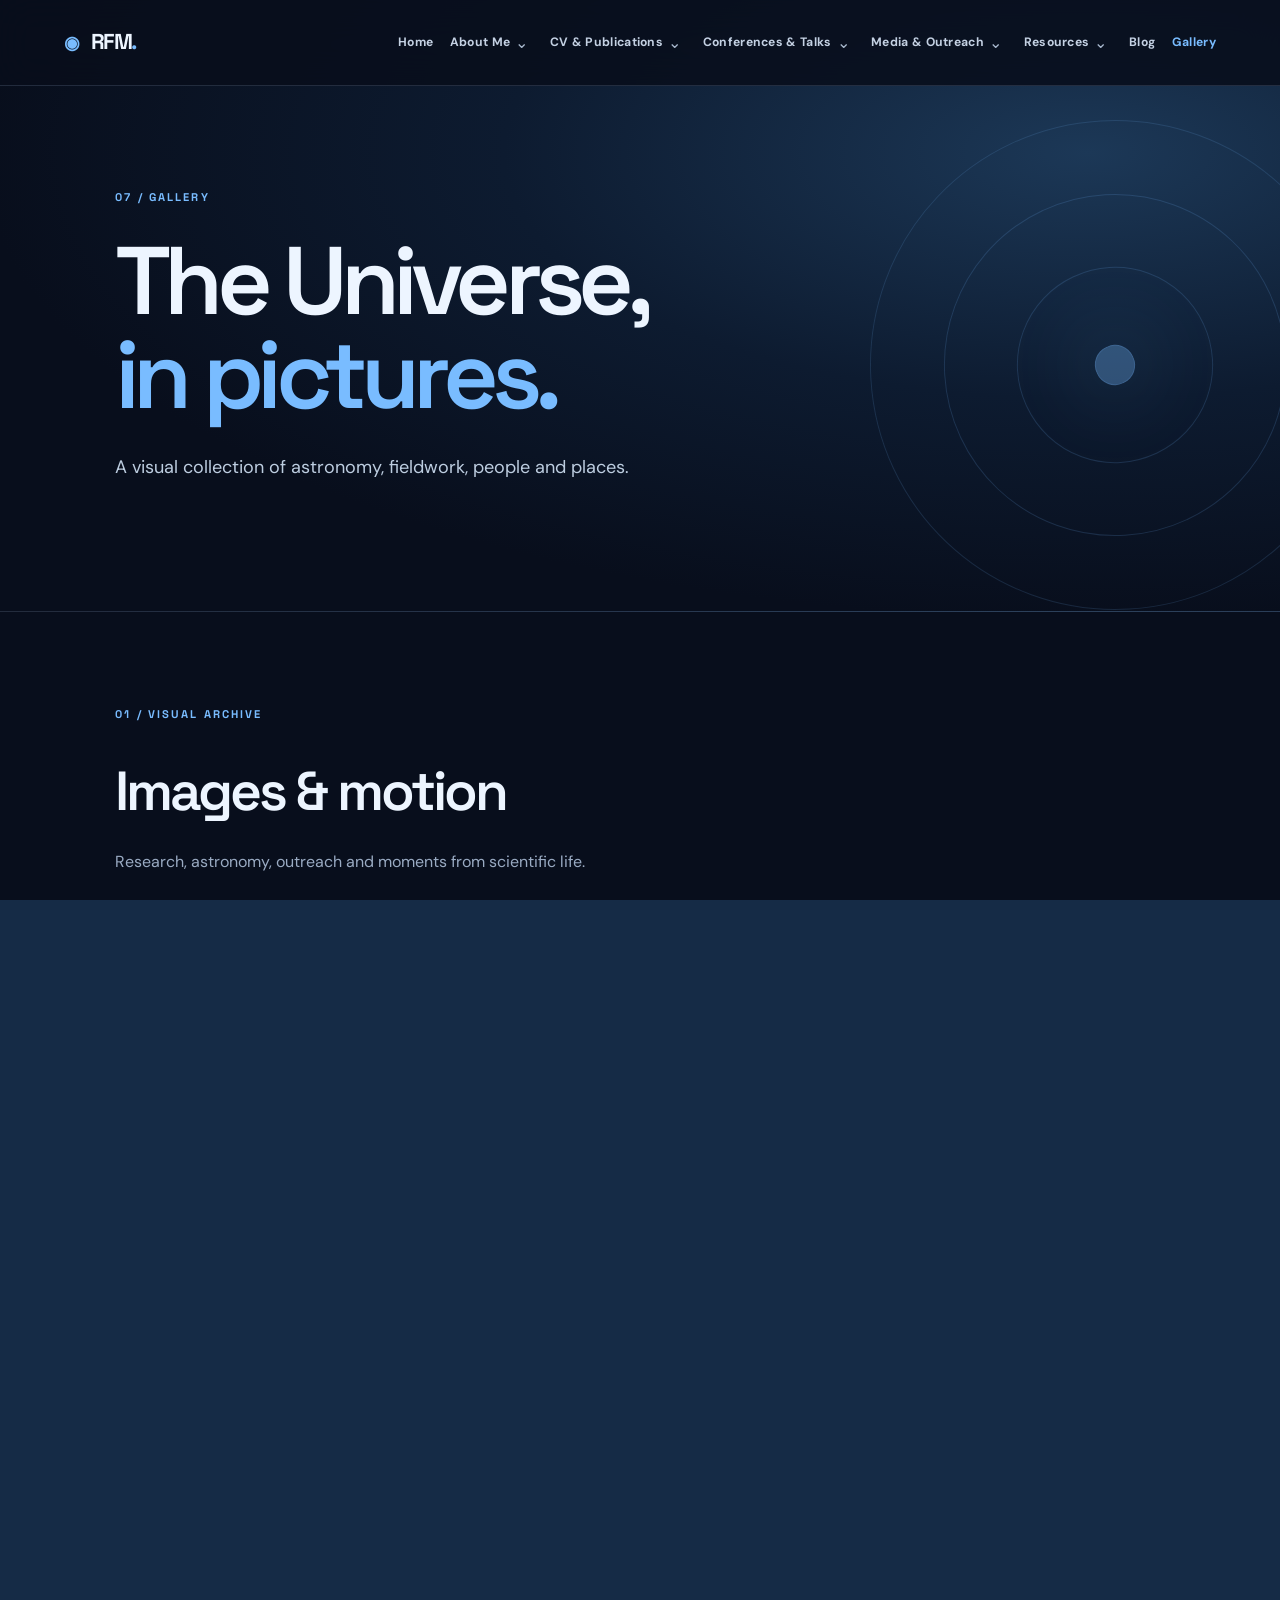
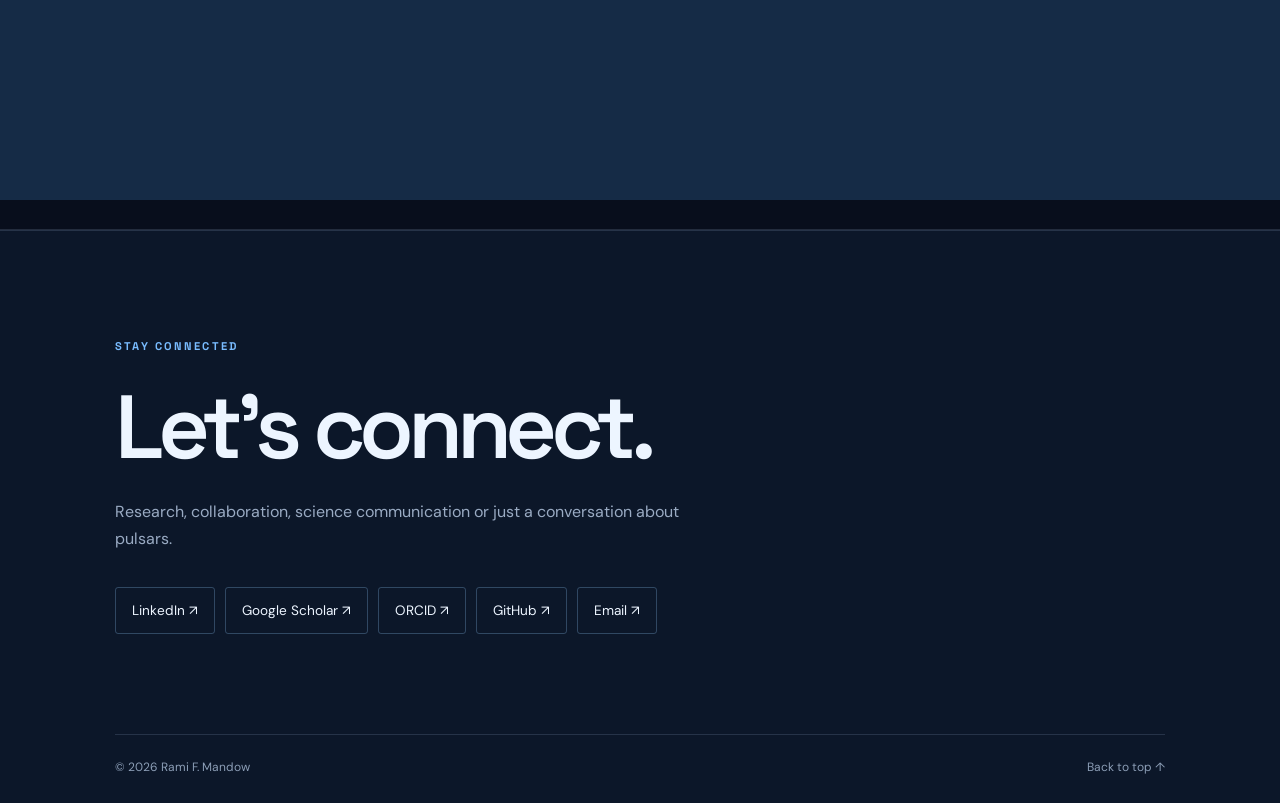
<file: gallery.html>
<!DOCTYPE html>

<html lang="en"><head><meta charset="utf-8"/><meta content="width=device-width,initial-scale=1" name="viewport"/><meta content="#080e1c" name="theme-color"/><meta content="Personal website of Rami F. Mandow, pulsar astronomer and science communicator." name="description"/><title>Gallery | Rami F. Mandow</title><link href="assets/favicon.svg" rel="icon" type="image/svg+xml"/><link href="assets/css/style.css" rel="stylesheet"/><script defer="" src="assets/js/site.js"></script><script defer="" src="assets/js/content-config.js"></script><script defer="" src="assets/js/content.js"></script></head><body id="top"><div aria-hidden="true" class="page-transition"></div><div class="site-shell"><header class="site-header"><a aria-label="Rami F. Mandow, home" class="wordmark" href="index.html"><span class="mark">◉</span> RFM<span class="wordmark-dot">.</span></a><button aria-expanded="false" aria-label="Toggle navigation" class="menu-toggle"><span></span><span></span><span></span></button><nav aria-label="Main navigation" class="site-nav"><ul><li class="nav-item"><a class="nav-link" href="index.html">Home</a></li><li class="nav-item"><a class="nav-link" href="about.html">About Me</a><button aria-expanded="false" aria-label="Open About Me submenu" class="dropdown-toggle">⌄</button><ul class="submenu"><li><a href="about.html#personal">Personal</a></li><li><a href="about.html#research-focus">Research Focus</a></li><li><a href="about.html#community">Community</a></li></ul></li><li class="nav-item"><a class="nav-link" href="cv-publications.html">CV &amp; Publications</a><button aria-expanded="false" aria-label="Open CV &amp; Publications submenu" class="dropdown-toggle">⌄</button><ul class="submenu"><li><a href="cv-publications.html#cv">CV</a></li><li><a href="cv-publications.html#publications">Publications</a></li></ul></li><li class="nav-item"><a class="nav-link" href="conferences-talks.html">Conferences &amp; Talks</a><button aria-expanded="false" aria-label="Open Conferences &amp; Talks submenu" class="dropdown-toggle">⌄</button><ul class="submenu"><li><a href="conferences-talks.html#conferences">Conferences</a></li><li><a href="conferences-talks.html#talks">Talks</a></li></ul></li><li class="nav-item"><a class="nav-link" href="media-outreach.html">Media &amp; Outreach</a><button aria-expanded="false" aria-label="Open Media &amp; Outreach submenu" class="dropdown-toggle">⌄</button><ul class="submenu"><li><a href="media-outreach.html#media">Media</a></li><li><a href="media-outreach.html#outreach">Outreach</a></li></ul></li><li class="nav-item"><a class="nav-link" href="resources.html">Resources</a><button aria-expanded="false" aria-label="Open Resources submenu" class="dropdown-toggle">⌄</button><ul class="submenu"><li><a href="resources.html#learning-resources">Learning Resources</a></li><li><a href="resources.html#scripts-calculators">Scripts &amp; Calculators</a></li></ul></li><li class="nav-item"><a class="nav-link" href="blog.html">Blog</a></li><li class="nav-item active"><a class="nav-link" href="gallery.html">Gallery</a></li></ul></nav></header><main id="main"><section class="inner-hero reveal"><div class="eyebrow">07 / GALLERY</div><h1>The Universe,<br/><em>in pictures.</em></h1><p class="lead">A visual collection of astronomy, fieldwork, people and places.</p><div aria-hidden="true" class="hero-orbit"><span></span><span></span><span></span></div></section><section class="content-section reveal"><div class="section-index">01 / VISUAL ARCHIVE</div><h2>Images &amp; motion</h2><p>Research, astronomy, outreach and moments from scientific life.</p><div class="content-tile-grid gallery-categories" data-collection="galleryCategories"></div></section></main><footer class="site-footer"><div><span class="footer-kicker">STAY CONNECTED</span><h2>Let's connect.</h2><p>Research, collaboration, science communication or just a conversation about pulsars.</p><div class="social-links"><a href="https://www.linkedin.com/in/ramimandow/" rel="noopener noreferrer" target="_blank">LinkedIn ↗</a><a href="https://scholar.google.com.au/citations?user=XycDTjoAAAAJ" rel="noopener noreferrer" target="_blank">Google Scholar ↗</a><a href="https://orcid.org/0000-0001-5131-522X" rel="noopener noreferrer" target="_blank">ORCID ↗</a><a href="https://github.com/cosmicrami" rel="noopener noreferrer" target="_blank">GitHub ↗</a><a href="mailto:rami.mandow@hdr.mq.edu.au">Email ↗</a></div></div><div class="footer-bottom"><span>© <span id="year">2026</span> Rami F. Mandow</span><a href="#top">Back to top ↑</a></div></footer></div></body></html>
</file>
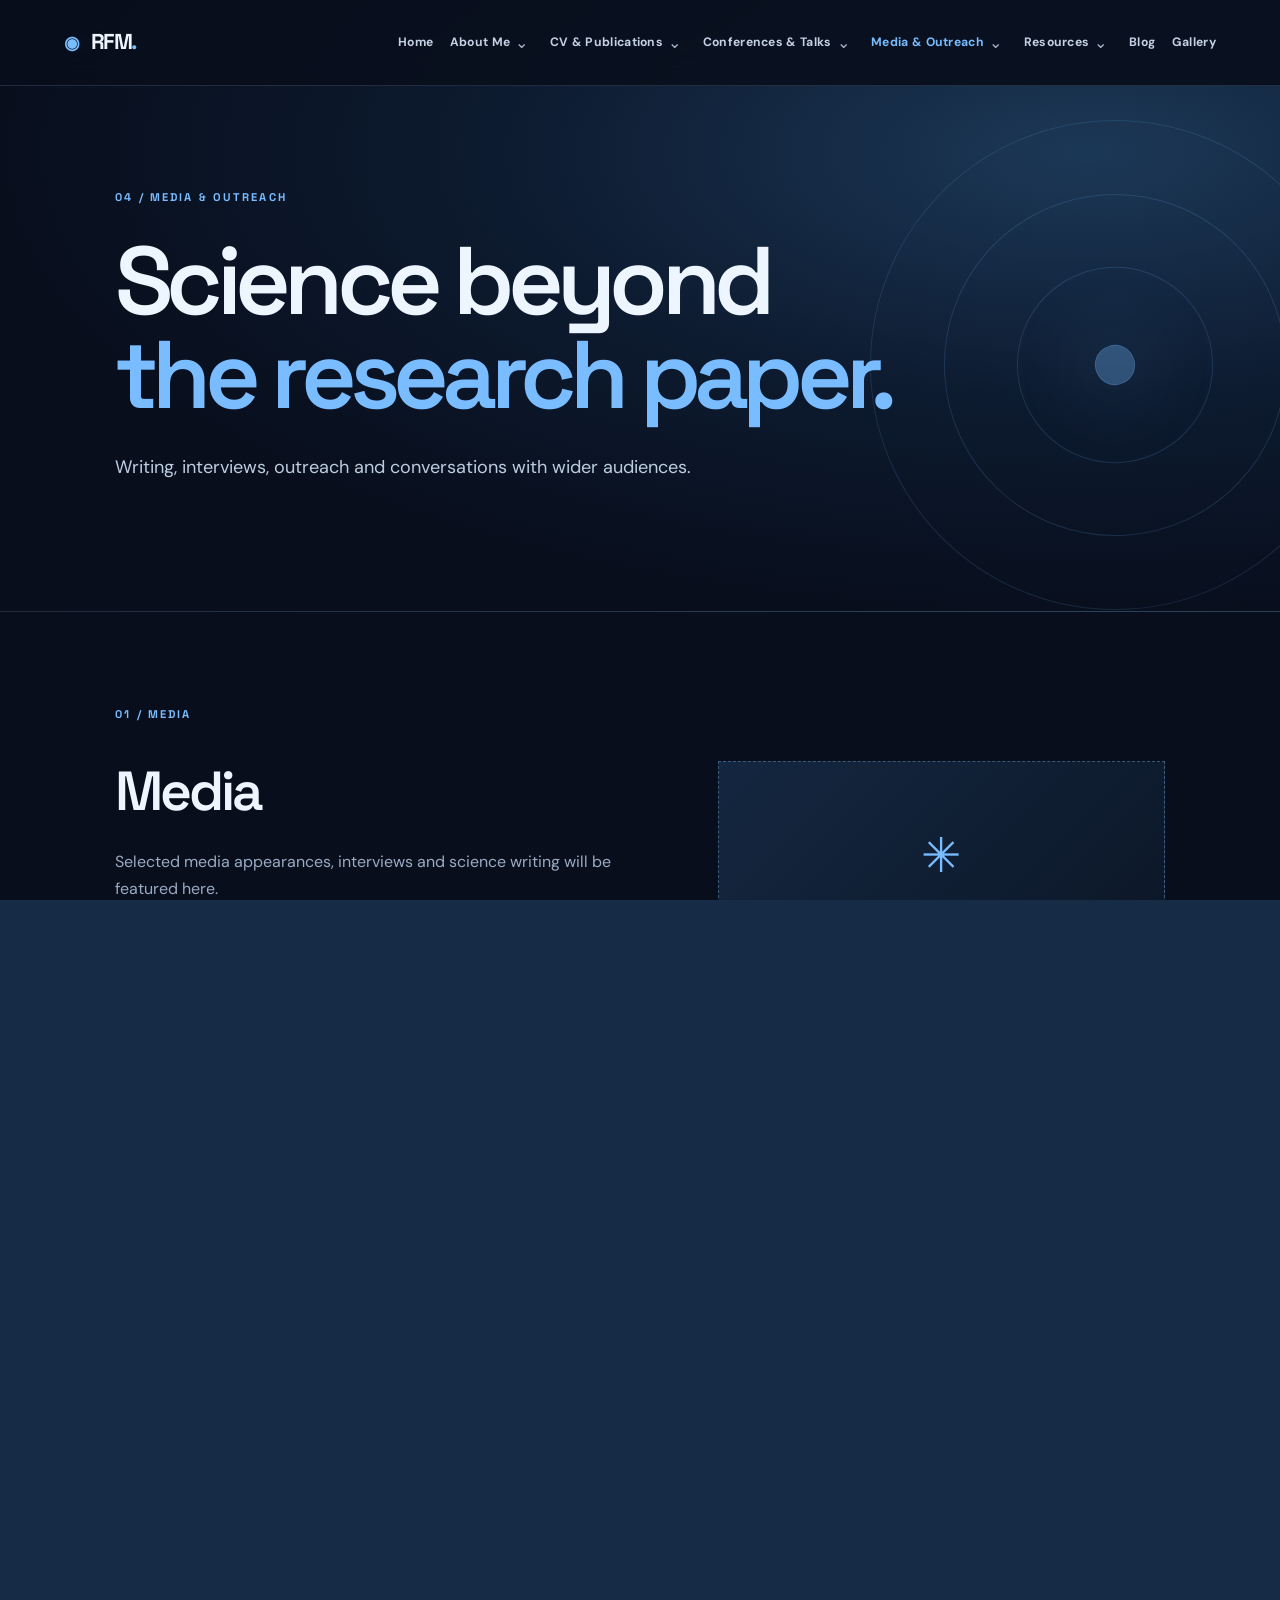
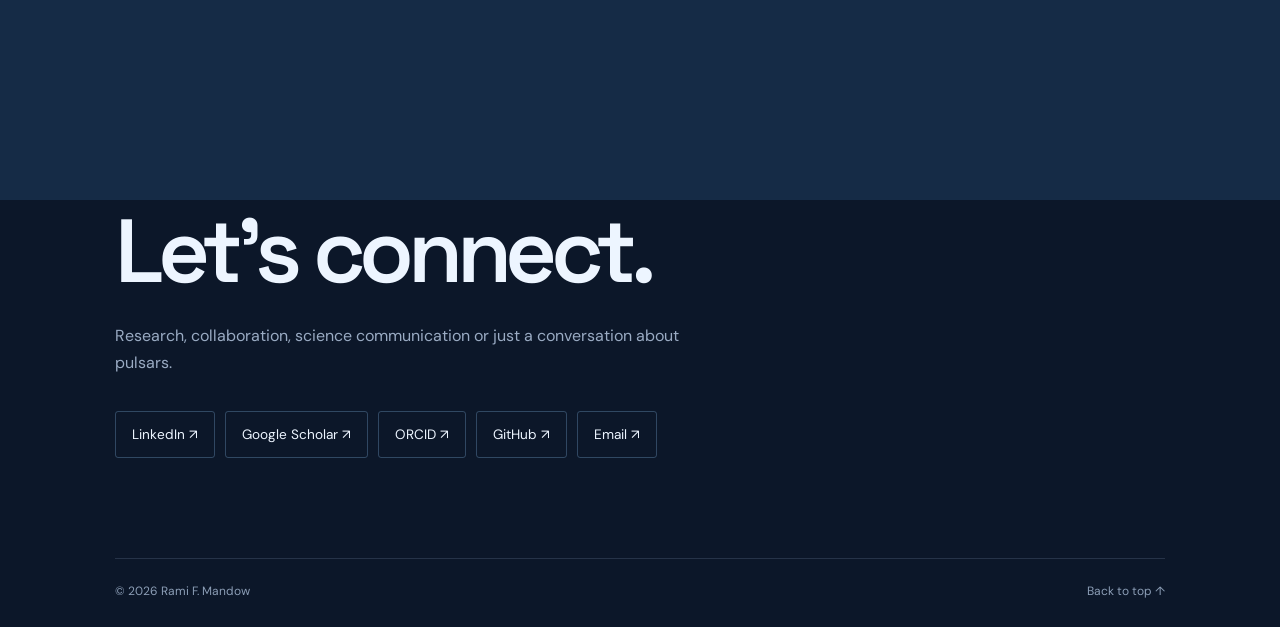
<file: media-outreach.html>
<!DOCTYPE html>

<html lang="en"><head><meta charset="utf-8"/><meta content="width=device-width,initial-scale=1" name="viewport"/><meta content="#080e1c" name="theme-color"/><meta content="Personal website of Rami F. Mandow, pulsar astronomer and science communicator." name="description"/><title>Media &amp; Outreach | Rami F. Mandow</title><link href="assets/favicon.svg" rel="icon" type="image/svg+xml"/><link href="assets/css/style.css" rel="stylesheet"/><script defer="" src="assets/js/site.js"></script><script defer="" src="assets/js/content-config.js"></script><script defer="" src="assets/js/content.js"></script></head><body id="top"><div aria-hidden="true" class="page-transition"></div><div class="site-shell"><header class="site-header"><a aria-label="Rami F. Mandow, home" class="wordmark" href="index.html"><span class="mark">◉</span> RFM<span class="wordmark-dot">.</span></a><button aria-expanded="false" aria-label="Toggle navigation" class="menu-toggle"><span></span><span></span><span></span></button><nav aria-label="Main navigation" class="site-nav"><ul><li class="nav-item"><a class="nav-link" href="index.html">Home</a></li><li class="nav-item"><a class="nav-link" href="about.html">About Me</a><button aria-expanded="false" aria-label="Open About Me submenu" class="dropdown-toggle">⌄</button><ul class="submenu"><li><a href="about.html#personal">Personal</a></li><li><a href="about.html#research-focus">Research Focus</a></li><li><a href="about.html#community">Community</a></li></ul></li><li class="nav-item"><a class="nav-link" href="cv-publications.html">CV &amp; Publications</a><button aria-expanded="false" aria-label="Open CV &amp; Publications submenu" class="dropdown-toggle">⌄</button><ul class="submenu"><li><a href="cv-publications.html#cv">CV</a></li><li><a href="cv-publications.html#publications">Publications</a></li></ul></li><li class="nav-item"><a class="nav-link" href="conferences-talks.html">Conferences &amp; Talks</a><button aria-expanded="false" aria-label="Open Conferences &amp; Talks submenu" class="dropdown-toggle">⌄</button><ul class="submenu"><li><a href="conferences-talks.html#conferences">Conferences</a></li><li><a href="conferences-talks.html#talks">Talks</a></li></ul></li><li class="nav-item active"><a class="nav-link" href="media-outreach.html">Media &amp; Outreach</a><button aria-expanded="false" aria-label="Open Media &amp; Outreach submenu" class="dropdown-toggle">⌄</button><ul class="submenu"><li><a href="media-outreach.html#media">Media</a></li><li><a href="media-outreach.html#outreach">Outreach</a></li></ul></li><li class="nav-item"><a class="nav-link" href="resources.html">Resources</a><button aria-expanded="false" aria-label="Open Resources submenu" class="dropdown-toggle">⌄</button><ul class="submenu"><li><a href="resources.html#learning-resources">Learning Resources</a></li><li><a href="resources.html#scripts-calculators">Scripts &amp; Calculators</a></li></ul></li><li class="nav-item"><a class="nav-link" href="blog.html">Blog</a></li><li class="nav-item"><a class="nav-link" href="gallery.html">Gallery</a></li></ul></nav></header><main id="main"><section class="inner-hero reveal"><div class="eyebrow">04 / MEDIA &amp; OUTREACH</div><h1>Science beyond<br/><em>the research paper.</em></h1><p class="lead">Writing, interviews, outreach and conversations with wider audiences.</p><div aria-hidden="true" class="hero-orbit"><span></span><span></span><span></span></div></section><section class="content-section reveal" id="media"><div class="section-index">01 / MEDIA</div><div class="section-layout"><div><h2>Media</h2><p>Selected media appearances, interviews and science writing will be featured here.</p><div class="link-stack"><a href="https://spaceaustralia.com.au/" rel="noopener noreferrer" target="_blank">SpaceAustralia.com <span>↗</span></a></div><p class="editor-note">Add article cards and featured interviews later.</p></div><div class="media-placeholder reveal" data-media-shape="landscape" data-optional-media=""><div class="placeholder-icon">✳</div><span>MEDIA PLACEHOLDER</span><small>EDITORIAL IMAGE / MEDIA THUMBNAIL</small></div></div></section><section class="content-section reveal" id="outreach"><div class="section-index">02 / OUTREACH</div><div class="section-layout"><div><h2>Outreach</h2><p>Science communication, public engagement and outreach activities help make astronomy more accessible and inspire new questions.</p><p class="editor-note">Add activities, projects, photographs and links later.</p></div><div class="media-placeholder reveal" data-media-shape="landscape" data-optional-media=""><div class="placeholder-icon">✳</div><span>MEDIA PLACEHOLDER</span><small>OUTREACH EVENT PHOTO / VIDEO</small></div></div></section></main><footer class="site-footer"><div><span class="footer-kicker">STAY CONNECTED</span><h2>Let's connect.</h2><p>Research, collaboration, science communication or just a conversation about pulsars.</p><div class="social-links"><a href="https://www.linkedin.com/in/ramimandow/" rel="noopener noreferrer" target="_blank">LinkedIn ↗</a><a href="https://scholar.google.com.au/citations?user=XycDTjoAAAAJ" rel="noopener noreferrer" target="_blank">Google Scholar ↗</a><a href="https://orcid.org/0000-0001-5131-522X" rel="noopener noreferrer" target="_blank">ORCID ↗</a><a href="https://github.com/cosmicrami" rel="noopener noreferrer" target="_blank">GitHub ↗</a><a href="mailto:rami.mandow@hdr.mq.edu.au">Email ↗</a></div></div><div class="footer-bottom"><span>© <span id="year">2026</span> Rami F. Mandow</span><a href="#top">Back to top ↑</a></div></footer></div></body></html>
</file>
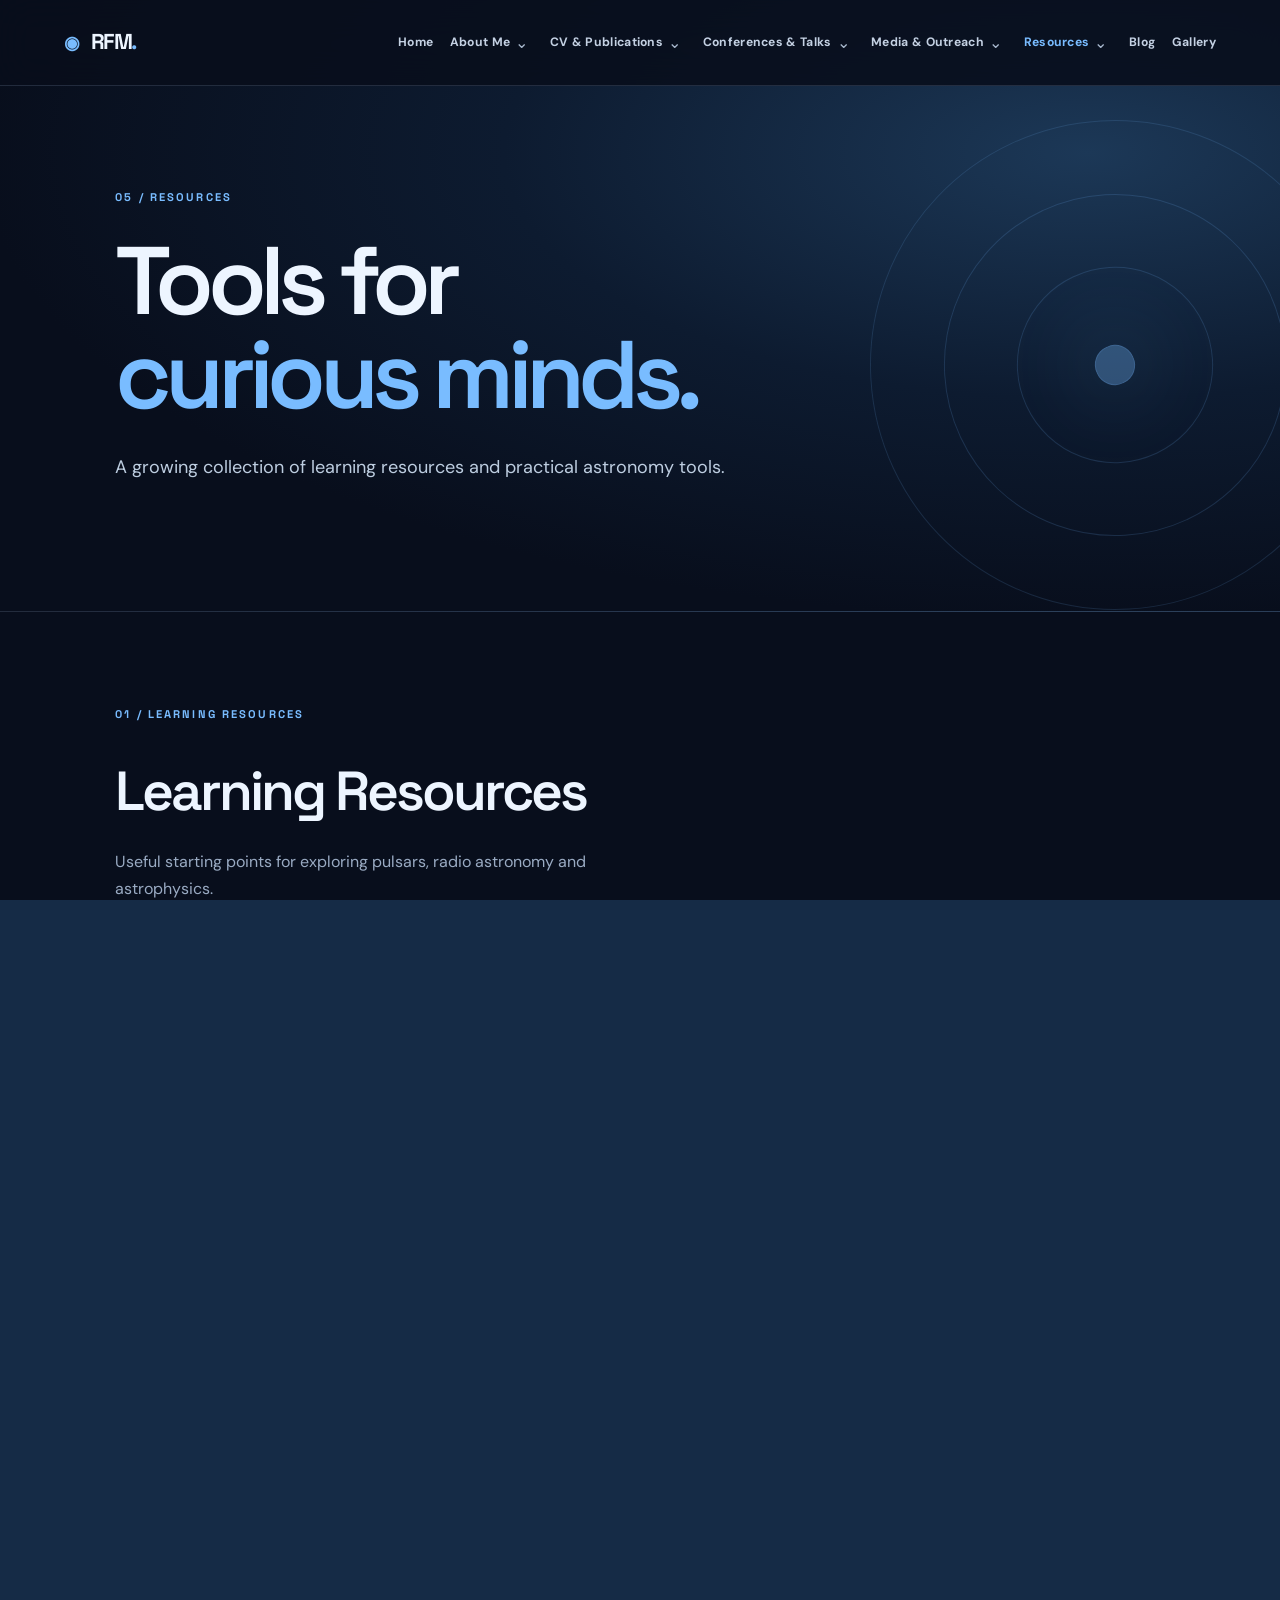
<file: resources.html>
<!DOCTYPE html>

<html lang="en"><head><meta charset="utf-8"/><meta content="width=device-width,initial-scale=1" name="viewport"/><meta content="#080e1c" name="theme-color"/><meta content="Personal website of Rami F. Mandow, pulsar astronomer and science communicator." name="description"/><title>Resources | Rami F. Mandow</title><link href="assets/favicon.svg" rel="icon" type="image/svg+xml"/><link href="assets/css/style.css" rel="stylesheet"/><script defer="" src="assets/js/site.js"></script><script defer="" src="assets/js/content-config.js"></script><script defer="" src="assets/js/content.js"></script></head><body id="top"><div aria-hidden="true" class="page-transition"></div><div class="site-shell"><header class="site-header"><a aria-label="Rami F. Mandow, home" class="wordmark" href="index.html"><span class="mark">◉</span> RFM<span class="wordmark-dot">.</span></a><button aria-expanded="false" aria-label="Toggle navigation" class="menu-toggle"><span></span><span></span><span></span></button><nav aria-label="Main navigation" class="site-nav"><ul><li class="nav-item"><a class="nav-link" href="index.html">Home</a></li><li class="nav-item"><a class="nav-link" href="about.html">About Me</a><button aria-expanded="false" aria-label="Open About Me submenu" class="dropdown-toggle">⌄</button><ul class="submenu"><li><a href="about.html#personal">Personal</a></li><li><a href="about.html#research-focus">Research Focus</a></li><li><a href="about.html#community">Community</a></li></ul></li><li class="nav-item"><a class="nav-link" href="cv-publications.html">CV &amp; Publications</a><button aria-expanded="false" aria-label="Open CV &amp; Publications submenu" class="dropdown-toggle">⌄</button><ul class="submenu"><li><a href="cv-publications.html#cv">CV</a></li><li><a href="cv-publications.html#publications">Publications</a></li></ul></li><li class="nav-item"><a class="nav-link" href="conferences-talks.html">Conferences &amp; Talks</a><button aria-expanded="false" aria-label="Open Conferences &amp; Talks submenu" class="dropdown-toggle">⌄</button><ul class="submenu"><li><a href="conferences-talks.html#conferences">Conferences</a></li><li><a href="conferences-talks.html#talks">Talks</a></li></ul></li><li class="nav-item"><a class="nav-link" href="media-outreach.html">Media &amp; Outreach</a><button aria-expanded="false" aria-label="Open Media &amp; Outreach submenu" class="dropdown-toggle">⌄</button><ul class="submenu"><li><a href="media-outreach.html#media">Media</a></li><li><a href="media-outreach.html#outreach">Outreach</a></li></ul></li><li class="nav-item active"><a class="nav-link" href="resources.html">Resources</a><button aria-expanded="false" aria-label="Open Resources submenu" class="dropdown-toggle">⌄</button><ul class="submenu"><li><a href="resources.html#learning-resources">Learning Resources</a></li><li><a href="resources.html#scripts-calculators">Scripts &amp; Calculators</a></li></ul></li><li class="nav-item"><a class="nav-link" href="blog.html">Blog</a></li><li class="nav-item"><a class="nav-link" href="gallery.html">Gallery</a></li></ul></nav></header><main id="main"><section class="inner-hero reveal"><div class="eyebrow">05 / RESOURCES</div><h1>Tools for<br/><em>curious minds.</em></h1><p class="lead">A growing collection of learning resources and practical astronomy tools.</p><div aria-hidden="true" class="hero-orbit"><span></span><span></span><span></span></div></section><section class="content-section reveal" id="learning-resources"><div class="section-index">01 / LEARNING RESOURCES</div><div class="section-layout"><div><h2>Learning Resources</h2><p>Useful starting points for exploring pulsars, radio astronomy and astrophysics.</p><div class="link-stack"><a href="https://www.atnf.csiro.au/research/pulsar/psrcat/" rel="noopener noreferrer" target="_blank">ATNF Pulsar Catalogue <span>↗</span></a><a href="https://arxiv.org/archive/astro-ph" rel="noopener noreferrer" target="_blank">arXiv Astrophysics <span>↗</span></a><a href="https://ui.adsabs.harvard.edu/" rel="noopener noreferrer" target="_blank">NASA ADS <span>↗</span></a></div></div></div></section><section class="content-section reveal" data-module="calculators" id="scripts-calculators"><div class="section-index">02 / SCRIPTS AND CALCULATORS</div><div class="section-layout no-media"><div><h2>Scripts and Calculators</h2><p>Interactive tools, small calculators and open-source scripts will appear here.</p><div class="card-grid"><article class="info-card reveal"><div class="card-number">01</div><h3>Calculators</h3><p>Placeholder for future interactive astronomy calculators.</p></article><article class="info-card reveal"><div class="card-number">02</div><h3>Scripts</h3><p>Placeholder for selected GitHub scripts and research utilities.</p></article></div></div></div></section></main><footer class="site-footer"><div><span class="footer-kicker">STAY CONNECTED</span><h2>Let's connect.</h2><p>Research, collaboration, science communication or just a conversation about pulsars.</p><div class="social-links"><a href="https://www.linkedin.com/in/ramimandow/" rel="noopener noreferrer" target="_blank">LinkedIn ↗</a><a href="https://scholar.google.com.au/citations?user=XycDTjoAAAAJ" rel="noopener noreferrer" target="_blank">Google Scholar ↗</a><a href="https://orcid.org/0000-0001-5131-522X" rel="noopener noreferrer" target="_blank">ORCID ↗</a><a href="https://github.com/cosmicrami" rel="noopener noreferrer" target="_blank">GitHub ↗</a><a href="mailto:rami.mandow@hdr.mq.edu.au">Email ↗</a></div></div><div class="footer-bottom"><span>© <span id="year">2026</span> Rami F. Mandow</span><a href="#top">Back to top ↑</a></div></footer></div></body></html>
</file>
<file: assets/css/style.css>
@import url('https://fonts.googleapis.com/css2?family=DM+Sans:wght@400;500;600;700&family=Space+Grotesk:wght@400;500;600;700&display=swap');:root{--bg:#080e1c;--bg2:#0d172a;--panel:#101e34;--text:#edf5ff;--muted:#9aabc3;--line:rgba(164,191,225,.17);--accent:#79bcff;--accent2:#d3eaff}*{box-sizing:border-box}html{scroll-behavior:smooth;scroll-padding-top:105px}body{margin:0;background:var(--bg);color:var(--text);font:16px/1.7 'DM Sans',sans-serif;overflow-x:hidden}body.nav-open{overflow:hidden}a{color:inherit;text-decoration:none}button{font:inherit}::selection{background:#315f93;color:white}.site-shell{overflow:hidden}.site-header{height:86px;position:fixed;inset:0 0 auto;z-index:50;display:flex;align-items:center;justify-content:space-between;padding:0 clamp(20px,5vw,86px);background:rgba(8,14,28,.88);backdrop-filter:blur(18px);border-bottom:1px solid var(--line)}.wordmark{font-family:'Space Grotesk',sans-serif;font-size:1.35rem;font-weight:700;letter-spacing:-.07em;white-space:nowrap}.mark{font-size:1.1rem;color:var(--accent);margin-right:9px}.wordmark-dot{color:var(--accent)}.site-nav>ul{list-style:none;display:flex;align-items:center;gap:clamp(8px,1.3vw,24px);padding:0;margin:0}.nav-item{position:relative;display:flex;align-items:center}.nav-link{font-size:.76rem;font-weight:700;letter-spacing:.025em;white-space:nowrap;color:#c4d1e3;transition:color .2s}.nav-item.active>.nav-link,.nav-link:hover{color:var(--accent)}.dropdown-toggle{border:0;background:none;color:#aabbd0;cursor:pointer;padding:4px 5px}.submenu{position:absolute;top:calc(100% + 22px);left:-15px;min-width:195px;list-style:none;padding:9px;background:#111e33;border:1px solid var(--line);border-radius:10px;box-shadow:0 18px 40px #0008;opacity:0;visibility:hidden;transform:translateY(-6px);transition:.2s}.submenu a{display:block;padding:9px 11px;font-size:.81rem;color:#c5d5e9;border-radius:6px}.submenu a:hover{background:#1b3452;color:white}.nav-item:hover .submenu,.nav-item:focus-within .submenu,.nav-item.expanded .submenu{opacity:1;visibility:visible;transform:none}.menu-toggle{display:none}.home-hero{min-height:100svh;position:relative;display:flex;align-items:center;padding:130px clamp(24px,9vw,155px) 90px;background:radial-gradient(ellipse at 78% 40%,#173b63 0%,#101e38 28%,#080e1c 66%)}.hero-media{position:absolute;inset:86px 0 0 43%;opacity:.85;overflow:hidden;mask-image:linear-gradient(90deg,transparent,#000 25%)}.hero-media:before,.hero-media:after{content:'';position:absolute;border:1px solid #78b9ff38;border-radius:50%;aspect-ratio:1;top:50%;left:60%;transform:translate(-50%,-50%) rotate(-28deg)}.hero-media:before{width:min(62vw,780px);box-shadow:0 0 120px #377bb327,inset 0 0 70px #327bb21a}.hero-media:after{width:min(36vw,440px);border-width:2px;box-shadow:0 0 100px #4bafff29}.placeholder-lines{position:absolute;inset:0;background:repeating-linear-gradient(0deg,transparent 0 58px,#84b9ff0a 59px 60px),repeating-linear-gradient(90deg,transparent 0 58px,#84b9ff0a 59px 60px)}.hero-media-label{position:absolute;bottom:80px;right:5%;font:600 .65rem 'Space Grotesk';letter-spacing:.14em;color:#a9c7e7;background:#0b1727d9;padding:12px 15px;border:1px solid #90c5ff37}.status-dot{display:inline-block;width:7px;height:7px;border-radius:50%;background:#76c7ff;margin-right:7px}.hero-content{position:relative;z-index:2;max-width:740px}.eyebrow,.section-index,.footer-kicker{font:700 .7rem 'Space Grotesk',sans-serif;letter-spacing:.19em;color:var(--accent);text-transform:uppercase}.separator{color:#6484a5;margin:0 12px}.hero-content h1{font:600 clamp(5.2rem,11vw,11rem)/.9 'Space Grotesk',sans-serif;letter-spacing:-.085em;margin:36px 0}.hero-content h1 em,h2 em,.inner-hero h1 em{font-style:normal;color:var(--accent)}.hero-content>p{font-size:clamp(1.05rem,1.6vw,1.35rem);max-width:530px;color:#bdcce0;line-height:1.65}.hero-actions{display:flex;gap:14px;flex-wrap:wrap;margin-top:37px}.btn{display:inline-flex;align-items:center;justify-content:space-between;gap:32px;border:1px solid #6ca8e2;padding:13px 21px;font-size:.83rem;font-weight:700;border-radius:3px;transition:.25s}.btn:hover{transform:translateY(-3px)}.btn-primary{background:var(--accent);color:#071426;border-color:var(--accent)}.btn-outline{color:var(--text)}.btn-disabled{opacity:.5;pointer-events:none;cursor:default}.scroll-cue{position:absolute;left:clamp(24px,9vw,155px);bottom:27px;display:flex;align-items:center;gap:18px;color:#a4b9d3;font:700 .65rem 'Space Grotesk';letter-spacing:.15em}.scroll-line{height:1px;width:70px;background:#87bfff}.hero-side-label{position:absolute;right:25px;top:50%;writing-mode:vertical-rl;letter-spacing:.25em;font-size:.63rem;color:#9db4d2}.intro-band,.feature-section,.statement-section{padding:clamp(70px,10vw,150px) clamp(24px,9vw,155px)}.intro-band{display:grid;grid-template-columns:1fr 2fr;gap:50px;border-top:1px solid var(--line);background:#0a1324}.intro-band h2,.statement-section h2{font:600 clamp(3rem,6vw,6rem)/1.05 'Space Grotesk';letter-spacing:-.065em;margin:0 0 26px}.intro-band p,.statement-section p{max-width:680px;color:var(--muted);font-size:1.14rem}.text-link{display:inline-block;margin-top:18px;color:var(--accent);font-weight:700}.feature-section{background:var(--bg)}.section-topline{display:flex;align-items:baseline;justify-content:space-between;gap:20px;margin-bottom:45px}.section-topline h2{font:600 clamp(2.1rem,4vw,4rem) 'Space Grotesk';letter-spacing:-.055em;margin:0}.feature-grid{display:grid;grid-template-columns:repeat(3,1fr);gap:14px}.feature-card{min-height:240px;position:relative;padding:30px;background:#101d31;border:1px solid var(--line);transition:background .3s,transform .3s}.feature-card:hover{background:#183253;transform:translateY(-5px)}.feature-card>span,.card-number{font:700 .72rem 'Space Grotesk';color:var(--accent)}.feature-card h3{font:600 1.55rem 'Space Grotesk';letter-spacing:-.04em;margin:58px 0 10px}.feature-card p{font-size:.84rem;color:var(--muted);margin:0}.feature-card b{position:absolute;top:22px;right:25px;font-size:1.2rem;color:var(--accent)}.statement-section{background:radial-gradient(ellipse at 85% 50%,#1d4061 0%,#0c192d 45%,#080e1c 80%);min-height:550px}.statement-section h2{margin-top:40px}.statement-section .btn{margin-top:20px}.inner-hero{min-height:560px;padding:190px clamp(24px,9vw,155px) 110px;position:relative;background:radial-gradient(ellipse at 85% 25%,#1c3857 0%,#0d1b30 38%,#080e1c 72%);overflow:hidden;border-bottom:1px solid var(--line)}.inner-hero h1{font:600 clamp(3.7rem,7.5vw,8rem)/.98 'Space Grotesk';letter-spacing:-.07em;margin:30px 0;position:relative;z-index:1}.inner-hero .lead{color:#bdcde0;max-width:670px;font-size:1.13rem;position:relative;z-index:1}.hero-orbit{position:absolute;right:-80px;top:120px;width:490px;height:490px;border:1px solid #74b8ff25;border-radius:50%;transform:rotate(-25deg)}.hero-orbit span{position:absolute;inset:15%;border:1px solid #74b8ff2a;border-radius:50%}.hero-orbit span:nth-child(2){inset:30%}.hero-orbit span:nth-child(3){inset:46%;background:#75baff55;box-shadow:0 0 85px #75baff55}.content-section{padding:95px clamp(24px,9vw,155px);border-bottom:1px solid var(--line);scroll-margin-top:86px}.section-index{margin-bottom:40px}.section-layout{display:grid;grid-template-columns:minmax(0,1fr) minmax(280px,.85fr);gap:clamp(35px,6vw,100px);align-items:start}.content-section h2{font:600 clamp(2.4rem,4.3vw,4.8rem)/1.1 'Space Grotesk';letter-spacing:-.055em;margin:0 0 26px}.content-section p{color:var(--muted);max-width:750px}.editor-note{font-size:.85rem;color:#78a9d2!important;border-left:2px solid #78a9d2;padding-left:15px;margin-top:25px}.media-placeholder{min-height:320px;display:flex;flex-direction:column;justify-content:center;align-items:center;gap:14px;text-align:center;border:1px dashed #6599c780;background:linear-gradient(135deg,#142740,#0b1525);padding:24px}.placeholder-icon{font-size:3rem;color:#79bcff}.media-placeholder span{font:700 .7rem 'Space Grotesk';letter-spacing:.17em;color:#b7d9f7}.media-placeholder small{font-size:.75rem;color:#86a2bf}.card-grid{display:grid;grid-template-columns:repeat(2,minmax(0,1fr));gap:14px;margin:32px 0}.info-card{border:1px solid var(--line);padding:26px;background:#101e33}.info-card h3{font:600 1.2rem 'Space Grotesk';margin:20px 0 8px}.info-card p{font-size:.9rem;margin:0}.link-stack{margin:30px 0;border-top:1px solid var(--line)}.link-stack a{display:flex;justify-content:space-between;padding:17px 0;border-bottom:1px solid var(--line);color:#d9e9fb;font-weight:600}.link-stack a:hover{color:var(--accent)}.gallery-grid{display:grid;grid-template-columns:repeat(3,1fr);gap:16px;margin-top:40px}.gallery-placeholder{aspect-ratio:1/1;display:flex;flex-direction:column;justify-content:space-between;padding:24px;background:linear-gradient(135deg,#1a3450,#0e1a2d);border:1px dashed #6697c366}.gallery-placeholder:nth-child(even){background:linear-gradient(135deg,#14273e,#0c182a)}.gallery-placeholder span{font-size:.8rem;color:var(--accent)}.gallery-placeholder strong{font:600 1.5rem 'Space Grotesk'}.gallery-placeholder small{font-size:.67rem;letter-spacing:.13em;color:#a8c7e5}.site-footer{padding:100px clamp(24px,9vw,155px) 25px;background:#0c1729;border-top:1px solid var(--line)}.site-footer h2{font:600 clamp(3.5rem,7vw,7rem) 'Space Grotesk';letter-spacing:-.07em;line-height:1;margin:25px 0}.site-footer p{color:var(--muted);max-width:600px}.social-links{display:flex;flex-wrap:wrap;gap:10px;margin-top:35px}.social-links a{padding:11px 16px;border:1px solid #587b9e7c;border-radius:3px;font-size:.85rem}.social-links a:hover{background:#183451}.footer-bottom{display:flex;gap:20px;justify-content:space-between;border-top:1px solid var(--line);margin-top:100px;padding-top:22px;color:#8c9eb6;font-size:.75rem}.page-transition{position:fixed;inset:0;z-index:100;background:#152b46;transform:translateY(100%);pointer-events:none;transition:transform .27s ease}.page-transition.enter{transform:translateY(0)}.reveal{opacity:0;transform:translateY(24px);transition:opacity .75s ease,transform .75s ease}.reveal.visible{opacity:1;transform:none}@media(max-width:1250px){.site-header{padding:0 25px}.site-nav>ul{gap:8px}.nav-link{font-size:.69rem}.dropdown-toggle{padding:3px}.feature-grid{grid-template-columns:repeat(2,1fr)}}@media(max-width:950px){.site-header{height:74px}.menu-toggle{display:flex;flex-direction:column;justify-content:center;gap:5px;background:none;border:0;padding:10px;cursor:pointer;z-index:2}.menu-toggle span{display:block;width:25px;height:2px;background:#d9eaff}.site-nav{display:none;position:absolute;top:74px;left:0;right:0;max-height:calc(100svh - 74px);overflow-y:auto;background:#0c182a;border-bottom:1px solid var(--line);padding:15px 25px 30px}.site-nav.open{display:block}.site-nav>ul{display:block}.nav-item{display:flex;flex-wrap:wrap;border-bottom:1px solid var(--line);justify-content:space-between}.nav-link{font-size:.94rem;padding:12px 0}.dropdown-toggle{padding:10px 16px}.submenu{position:static;order:3;flex-basis:100%;opacity:1;visibility:visible;transform:none;display:none;box-shadow:none;border:0;background:#13263d;padding:6px 12px;margin:0 0 10px}.nav-item.expanded .submenu{display:block}.nav-item:hover .submenu,.nav-item:focus-within .submenu{transform:none}.hero-media{inset:74px 0 0 25%;opacity:.5}.hero-content h1{font-size:clamp(5rem,13vw,8rem)}.inner-hero{padding-top:155px;min-height:470px}.hero-orbit{opacity:.35}.section-layout{grid-template-columns:1fr}.media-placeholder{min-height:250px}.intro-band{grid-template-columns:1fr;gap:25px}}@media(max-width:600px){.home-hero{padding:120px 25px 100px;min-height:780px}.hero-content h1{font-size:clamp(4.5rem,16vw,6.5rem)}.hero-content>p{font-size:1rem}.hero-media{inset:74px 0 0 0;mask-image:none;opacity:.28}.hero-media-label{bottom:95px;right:15px;left:15px;text-align:center;font-size:.52rem}.hero-side-label{display:none}.scroll-cue{left:25px}.feature-grid,.card-grid,.gallery-grid{grid-template-columns:1fr}.feature-card{min-height:205px}.feature-card h3{margin-top:40px}.section-topline{display:block}.section-topline h2{margin-top:20px}.inner-hero h1{font-size:clamp(3.4rem,13vw,5rem)}.inner-hero{padding-bottom:80px}.content-section{padding-top:70px;padding-bottom:70px}.footer-bottom{flex-direction:column;gap:10px}.site-footer{padding-top:75px}.site-footer h2{font-size:3.5rem}}@media(prefers-reduced-motion:reduce){html{scroll-behavior:auto}*,*:before,*:after{animation-duration:.01ms!important;transition-duration:.01ms!important}.reveal{opacity:1;transform:none}.page-transition{display:none}}
/* Version 2: flexible media and data-driven tiles */
[hidden]{display:none!important}.section-layout.no-media{display:block;max-width:920px}
.media-placeholder[data-media-shape="portrait"]{aspect-ratio:3/4;min-height:0}.media-placeholder[data-media-shape="square"]{aspect-ratio:1;min-height:0}.media-placeholder[data-media-shape="landscape"]{aspect-ratio:16/9;min-height:0}
.content-tile-grid{display:grid;grid-template-columns:repeat(3,minmax(0,1fr));gap:16px;margin-top:35px}
.content-tile{display:block;min-width:0;position:relative;background:#101d31;border:1px solid var(--line);overflow:hidden;transition:transform .25s,border-color .25s}
.content-tile.tile-linked:hover{transform:translateY(-5px);border-color:#79bcff80}
.tile-media{position:relative;overflow:hidden;background:linear-gradient(145deg,#1a3552,#0a172a);display:flex;align-items:center;justify-content:center}
.tile-media.shape-landscape{aspect-ratio:16/10}.tile-media.shape-square{aspect-ratio:1}.tile-media.shape-portrait{aspect-ratio:3/4}
.tile-media img{width:100%;height:100%;object-fit:cover;display:block}.tile-image-placeholder{font:700 .63rem 'Space Grotesk';letter-spacing:.16em;color:#84a7c8;border:1px dashed #5b88b36e;padding:12px}
.tile-copy{position:relative;padding:23px 24px 25px}.tile-meta{font:700 .65rem 'Space Grotesk';letter-spacing:.13em;color:var(--accent);text-transform:uppercase}.tile-copy h3{font:600 1.4rem 'Space Grotesk';letter-spacing:-.04em;margin:12px 0 8px}.tile-copy p{font-size:.88rem;margin:0;color:var(--muted)}.tile-arrow{position:absolute;right:20px;top:23px;color:var(--accent)}
.gallery-categories .tile-media{aspect-ratio:1}.gallery-categories .tile-copy{padding:18px 22px}.gallery-categories .tile-copy h3{margin:0}.gallery-categories .tile-meta{display:none}
.hero-video{position:absolute;inset:0;width:100%;height:100%;object-fit:cover;opacity:.75;z-index:0}.hero-media:has(.hero-video) .placeholder-lines{pointer-events:none}
@media(max-width:900px){.content-tile-grid{grid-template-columns:repeat(2,minmax(0,1fr))}}@media(max-width:600px){.content-tile-grid{grid-template-columns:1fr}}
.hero-media::before,
.hero-media::after,
.hero-media .placeholder-lines,
.hero-media .hero-media-label {
    display: none !important;
}

/* Homepage research keywords */
.hero-keywords {
    margin: 0 0 24px;
    max-width: 650px;
    color: #79bcff;
    font: 700 0.75rem 'Space Grotesk', sans-serif;
    letter-spacing: 0.12em;
    line-height: 2;
    text-transform: uppercase;
}

/* NASA animation credit */
.hero-side-label {
    font-size: 0.65rem;
    letter-spacing: 0.12em;
    color: #a9c7e7;
}

@media (max-width: 600px) {
    .hero-side-label {
        display: block;
        right: 8px;
        font-size: 0.5rem;
    }
}



/* About Me photographs */
.section-layout .about-photo {
    width: 100%;
    max-width: 240px;
    height: 180px;
    overflow: hidden;
    border-radius: 12px;
    background: #101a2b;
    justify-self: end;
}

.section-layout .about-photo img {
    display: block;
    width: 100%;
    height: 100%;
    object-fit: cover;
    object-position: center;
}

@media (max-width: 768px) {
    .section-layout .about-photo {
        justify-self: center;
    }
}


/* About Me photograph dimensions */
.section-layout .about-photo {
    width: 100% !important;
    max-width: 600px !important;
    height: auto !important;
    max-height: none !important;
    aspect-ratio: 4 / 3;
    overflow: hidden !important;
}

.section-layout .about-photo img {
    display: block;
    width: 100% !important;
    height: 100% !important;
    max-width: 100% !important;
    object-fit: cover !important;
}

/* Homepage research heading */
.intro-band h2.research-heading {
    font-size: 60px !important;
    line-height: 1.1 !important;
}

/* Publications section */

.publication-list {
    margin: 15px 0 45px;
    padding-left: 25px;
    color: var(--muted);
}

.publication-list li {
    margin-bottom: 12px;
    line-height: 1.7;
}

.publication-list a {
    color: #79bcff !important;
    text-decoration: underline;
    text-underline-offset: 4px;
    text-decoration-thickness: 1px;
    transition: color 0.2s ease;
}

.publication-list a:hover {
    color: #d3eaff !important;
    text-decoration-thickness: 2px;
}

.publications-subheading {
    margin-top: 35px;
    margin-bottom: 15px;
    font-size: 1.1rem;
    font-weight: 600;
}

/* Publication summary statistics */

/* Publication summary statistics */

.publication-stats {
    display: grid;
    grid-template-columns: repeat(3, minmax(0, 1fr));
    gap: 16px;
    margin: 20px 0 45px;
}

.publication-stat {
    display: flex;
    flex-direction: column;
    align-items: center;
    justify-content: center;
    text-align: center;
    padding: 12px 15px;
    background: #101e34;
    border: 1px solid var(--line);
    border-radius: 4px;
}

.stat-number {
    font-family: 'Space Grotesk', sans-serif;
    font-size: clamp(2.5rem, 4vw, 4rem);
    font-weight: 700;
    line-height: 1.1;
    color: var(--accent);
}

.stat-label {
    margin-top: 12px;
    font-size: 0.85rem;
    font-weight: 600;
    color: var(--text);
}

/* Mobile layout */
@media (max-width: 600px) {
    .publication-stats {
        grid-template-columns: 1fr;
        gap: 10px;
    }

    .publication-stat {
        padding: 20px 15px;
    }
}    


/* =========================================
   CONFERENCES & TALKS — EVENT ROWS
   ========================================= */

.event-list {
    margin-top: 35px;
    border-top: 1px solid var(--line);
}

.event-row {
    display: grid;
    grid-template-columns: minmax(0, 1fr) 160px;
    gap: 35px;
    align-items: center;
    padding: 28px 0;
    border-bottom: 1px solid var(--line);
}

.event-details {
    min-width: 0;
}

.event-details h3 {
    font-family: 'Space Grotesk', sans-serif;
    font-size: 1.35rem;
    font-weight: 600;
    line-height: 1.3;
    letter-spacing: -0.03em;
    margin: 0 0 10px;
    color: var(--text);
}

.event-meta {
    color: var(--accent) !important;
    font-size: 0.85rem;
    font-weight: 600;
    margin: 0 0 10px;
}

.event-description {
    color: var(--muted);
    font-size: 0.95rem;
    line-height: 1.6;
    margin: 0;
    max-width: none !important;
    width: 100%;
}

/* Small image / logo area */

.event-image {
    width: 160px;
    height: 110px;
    background: #101e34;
    border: 1px solid var(--line);
    border-radius: 4px;
    overflow: hidden;
    display: flex;
    align-items: center;
    justify-content: center;
}

.event-image span {
    font-family: 'Space Grotesk', sans-serif;
    font-size: 0.65rem;
    font-weight: 700;
    letter-spacing: 0.12em;
    color: #6484a5;
}

.event-image img {
    width: 100%;
    height: 100%;
    object-fit: contain;
    display: block;
}

/* Responsive layout */

@media (max-width: 600px) {

    .event-row {
        grid-template-columns: minmax(0, 1fr) 90px;
        gap: 15px;
        padding: 22px 0;
        align-items: start;
    }

    .event-details h3 {
        font-size: 1.1rem;
    }

    .event-image {
        width: 90px;
        height: 75px;
    }

    .event-image span {
        font-size: 0.45rem;
        text-align: center;
    }

    .event-description {
        font-size: 0.85rem;
    }
}
</file>
